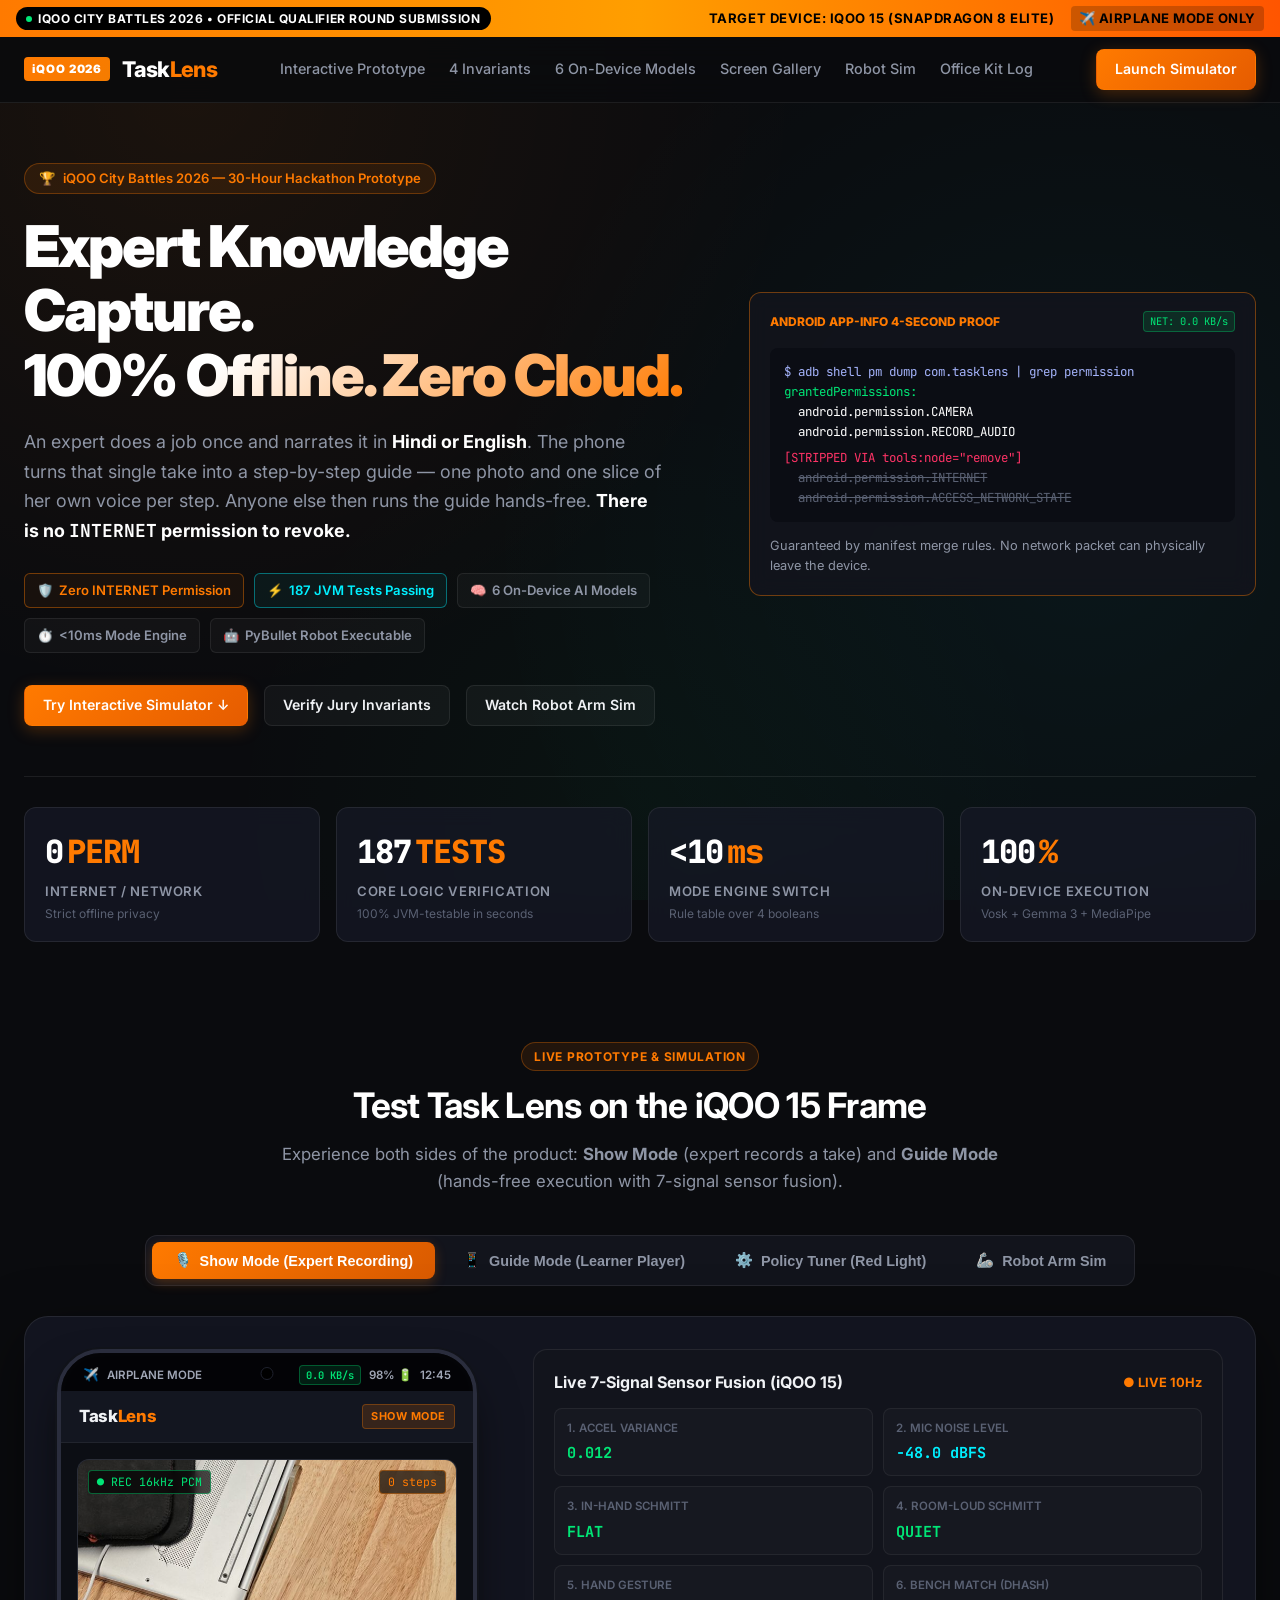
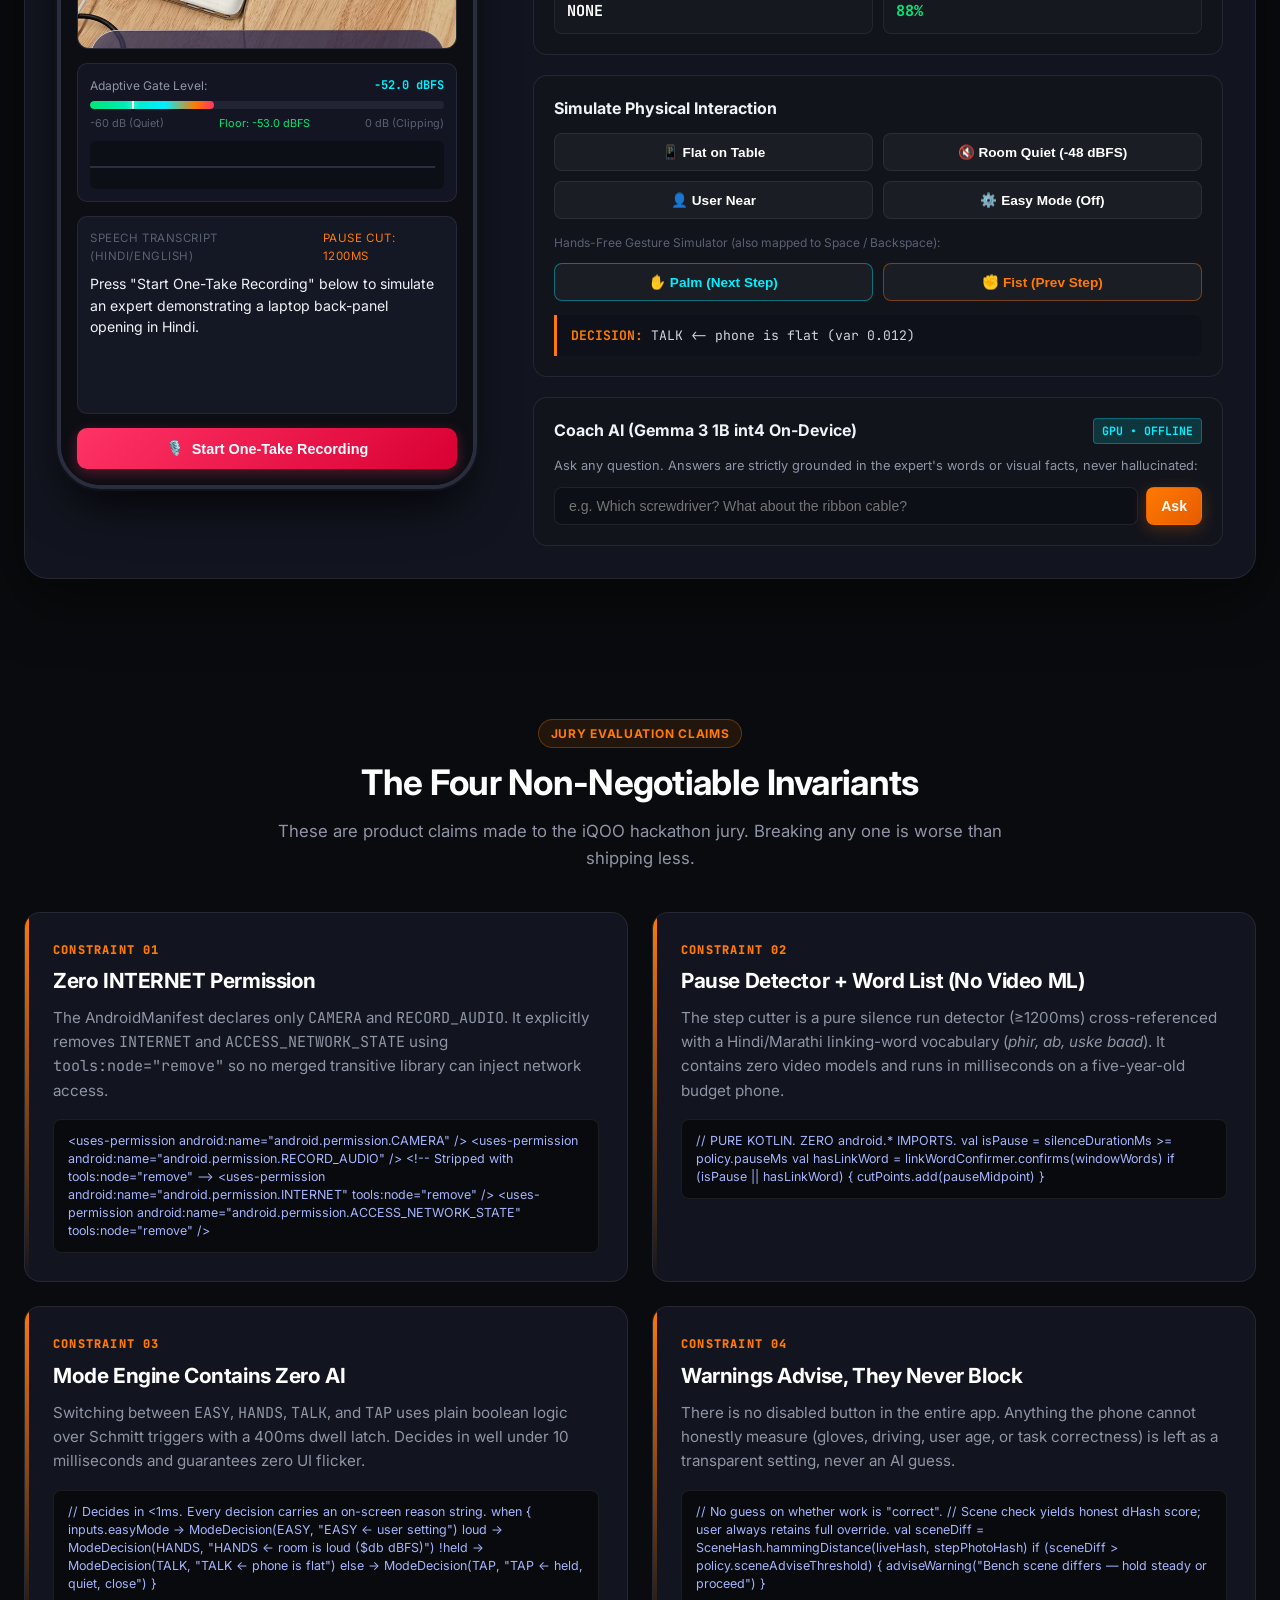
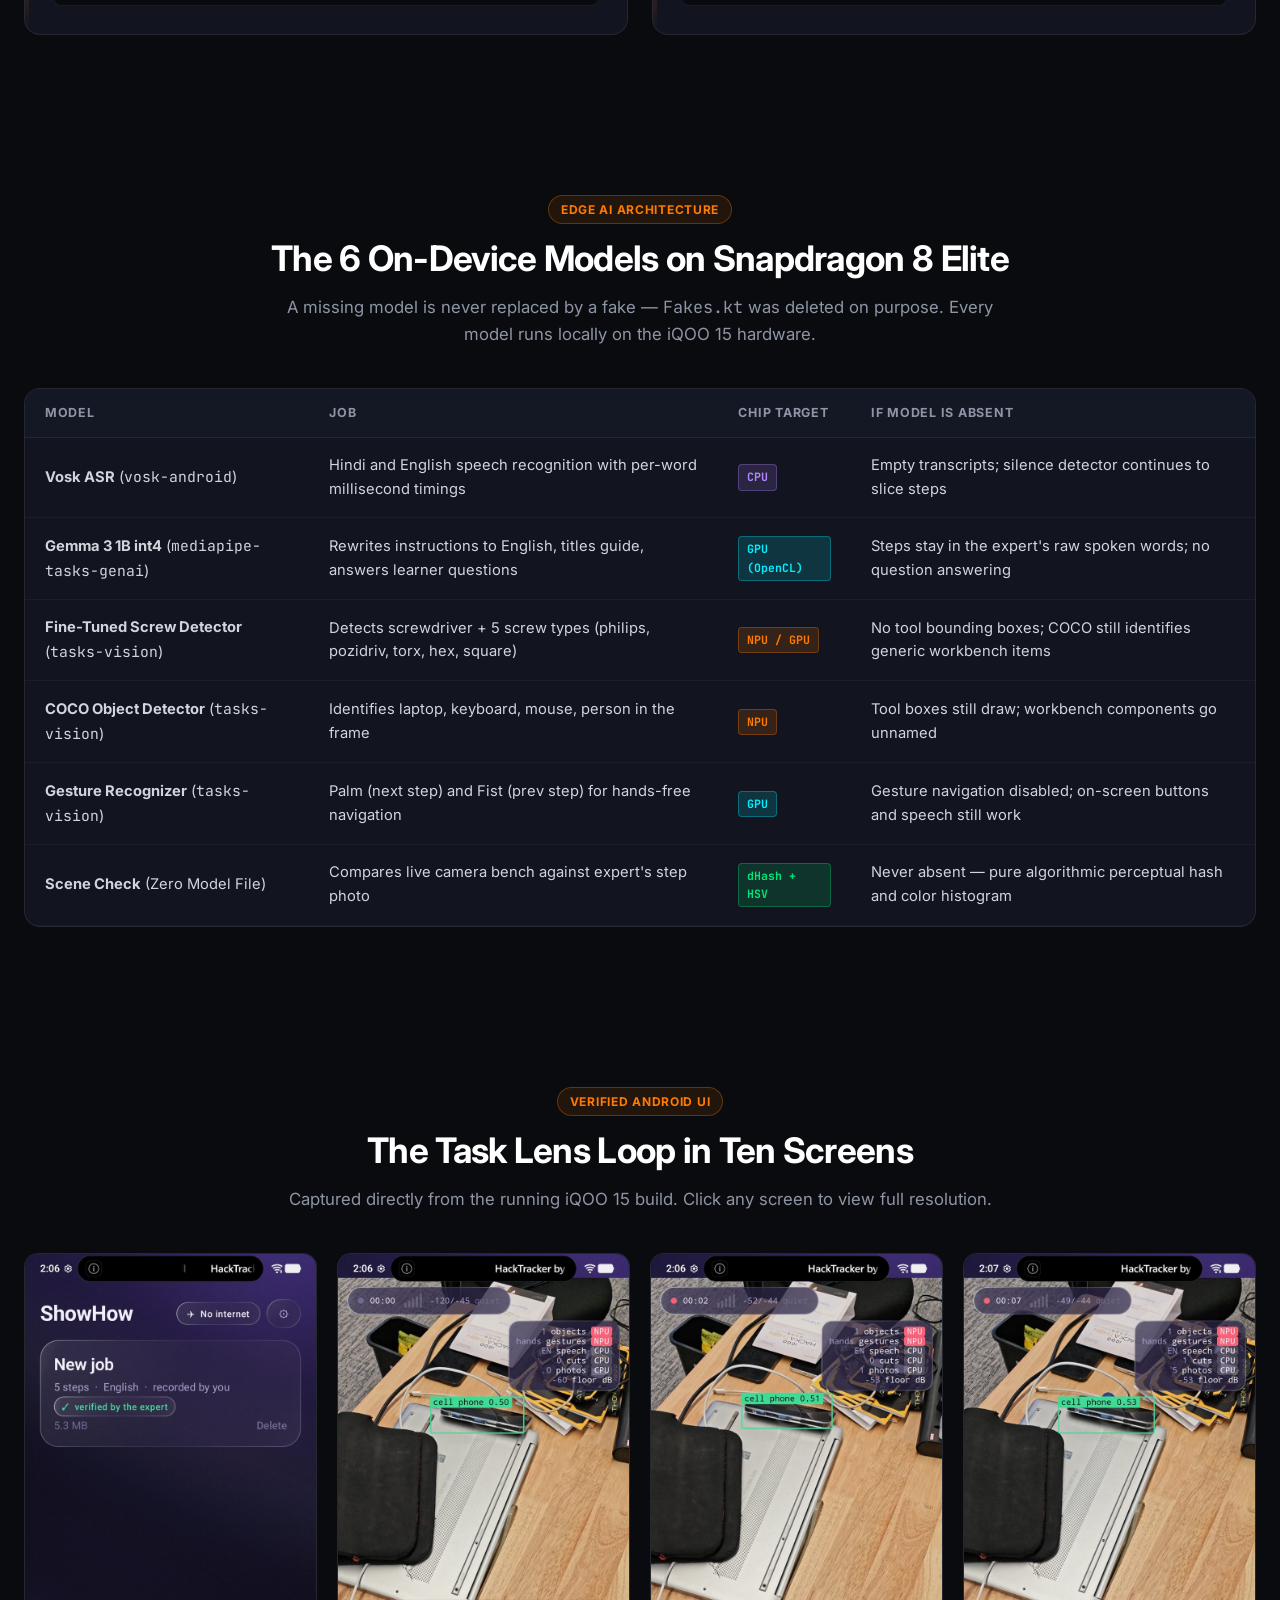
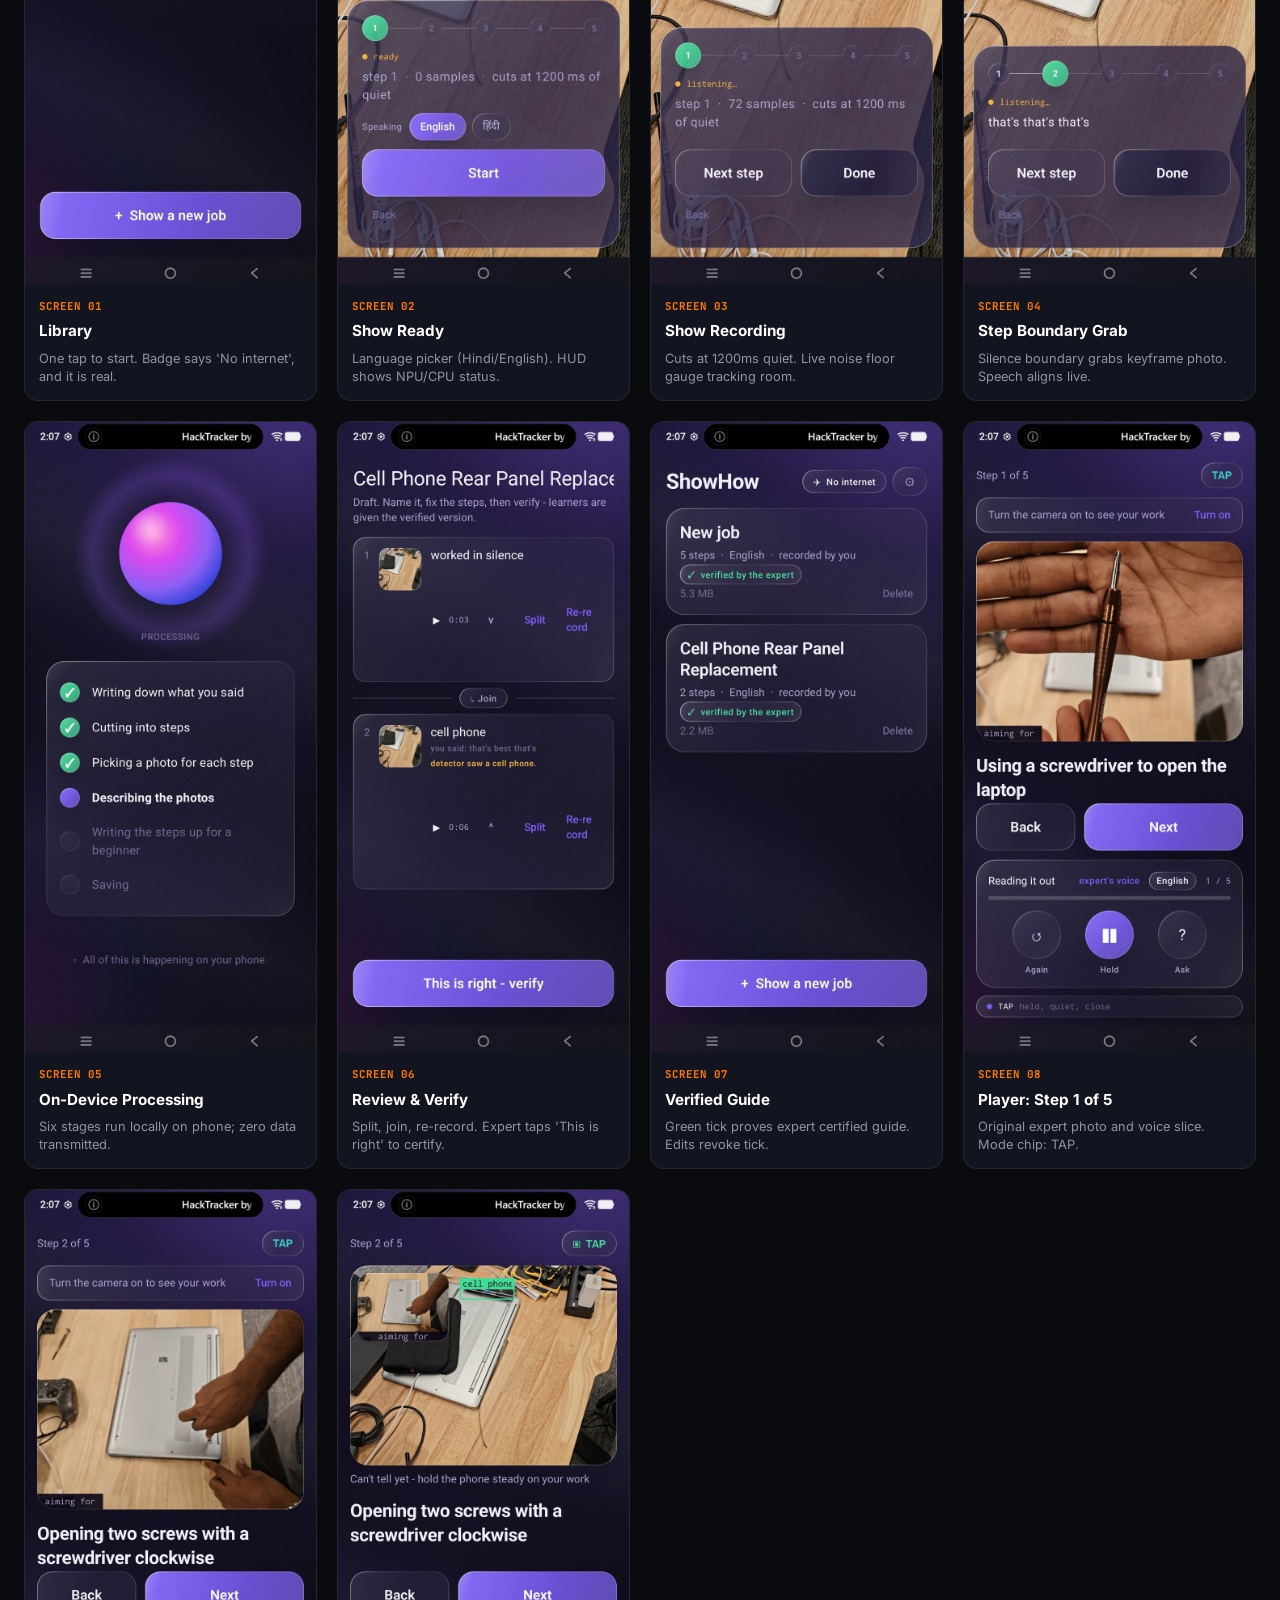
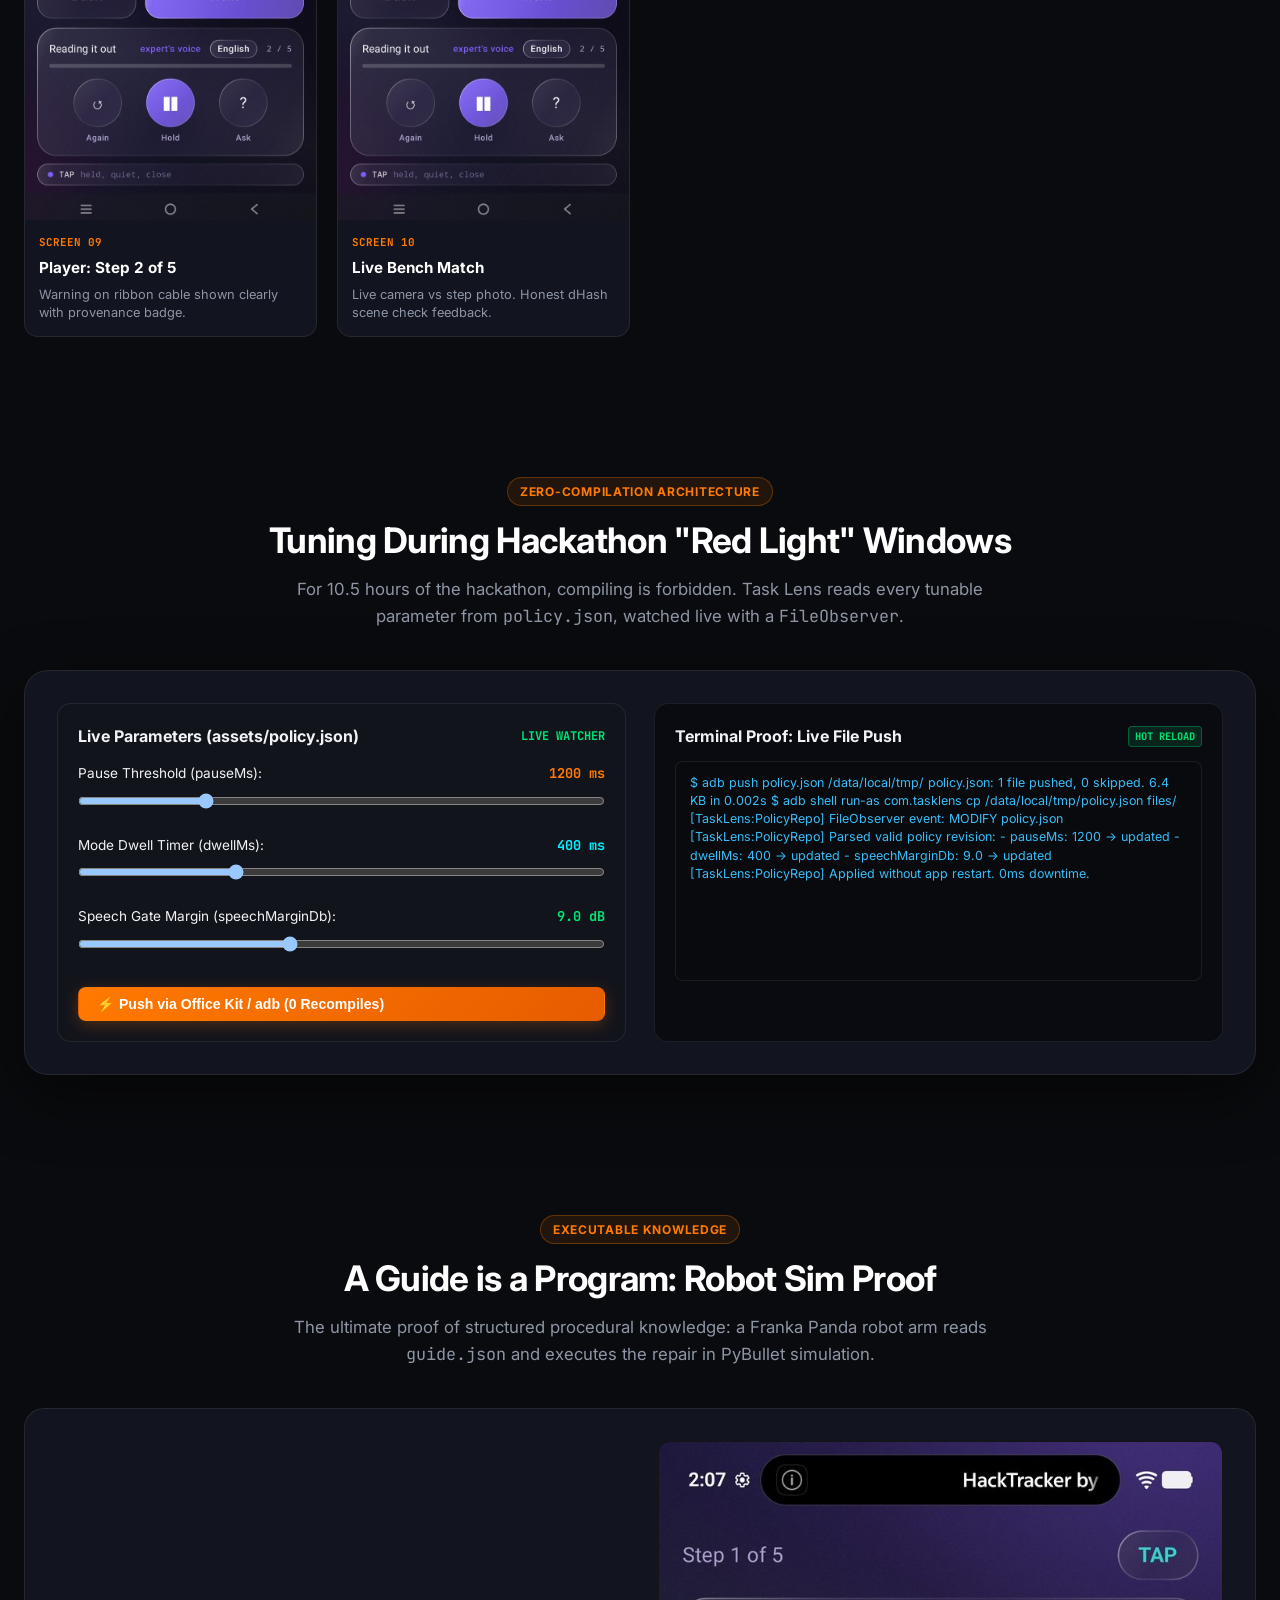
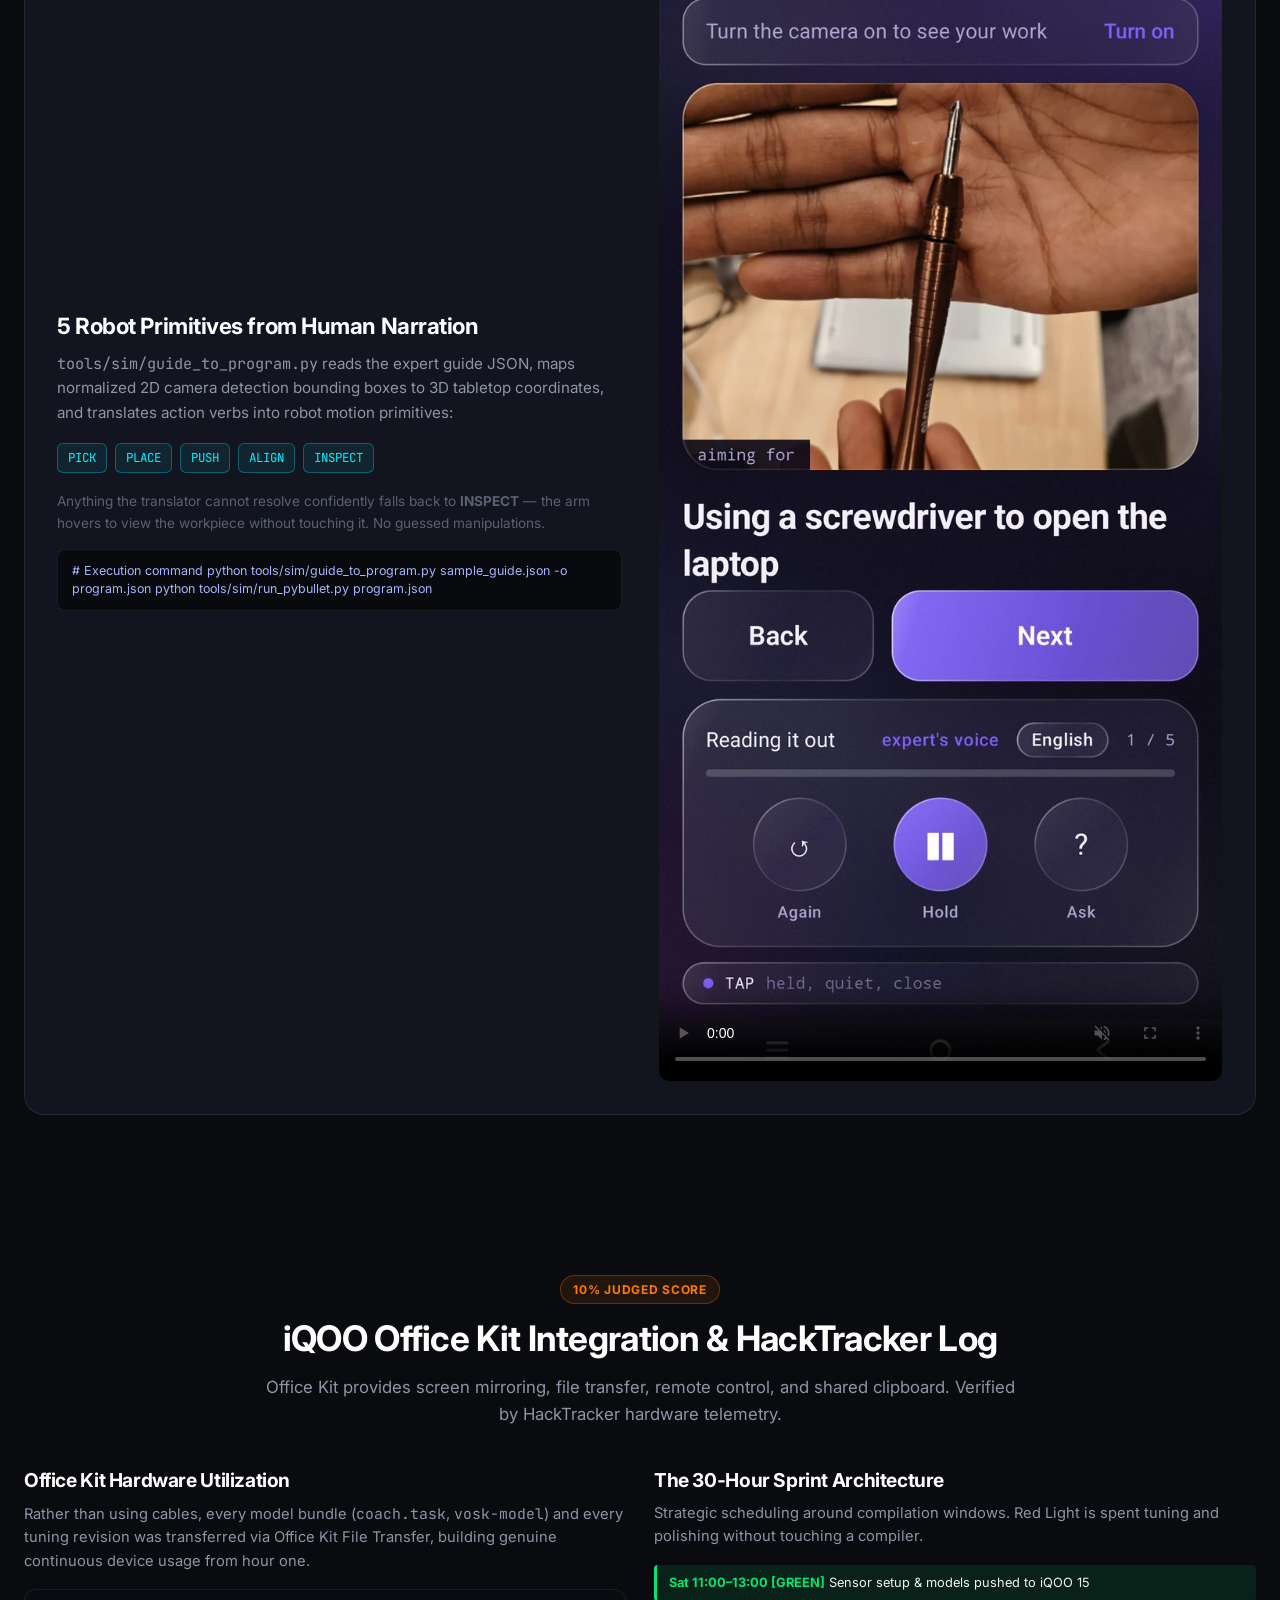
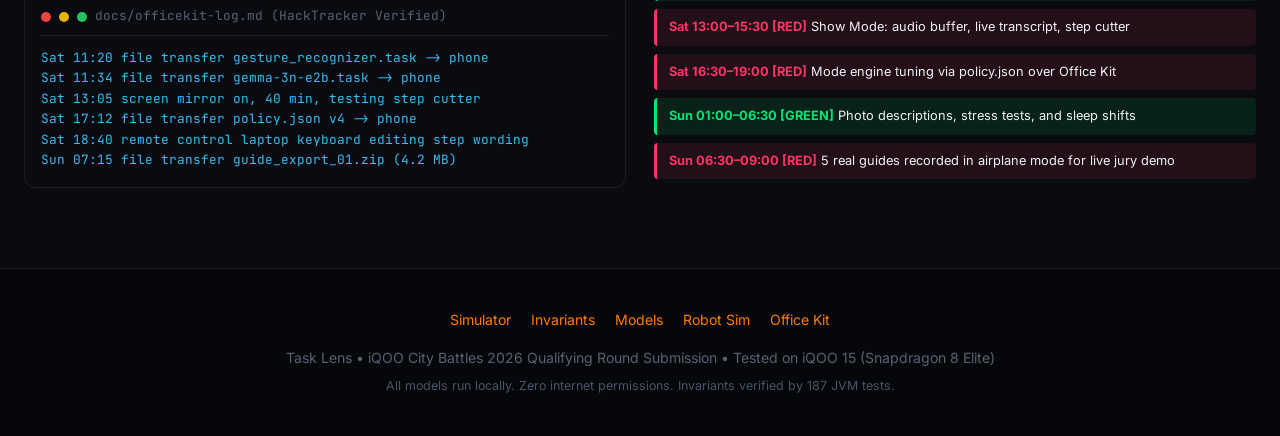
<file: index.html>
<!DOCTYPE html>
<html lang="en">
<head>
  <meta charset="UTF-8">
  <meta http-equiv="refresh" content="0; url=website/index.html">
  <title>Task Lens — Redirecting...</title>
  <script>
    window.location.href = "website/index.html";
  </script>
</head>
<body>
  <p>Redirecting to <a href="website/index.html">Task Lens Interactive Prototype</a>...</p>
</body>
</html>
</file>
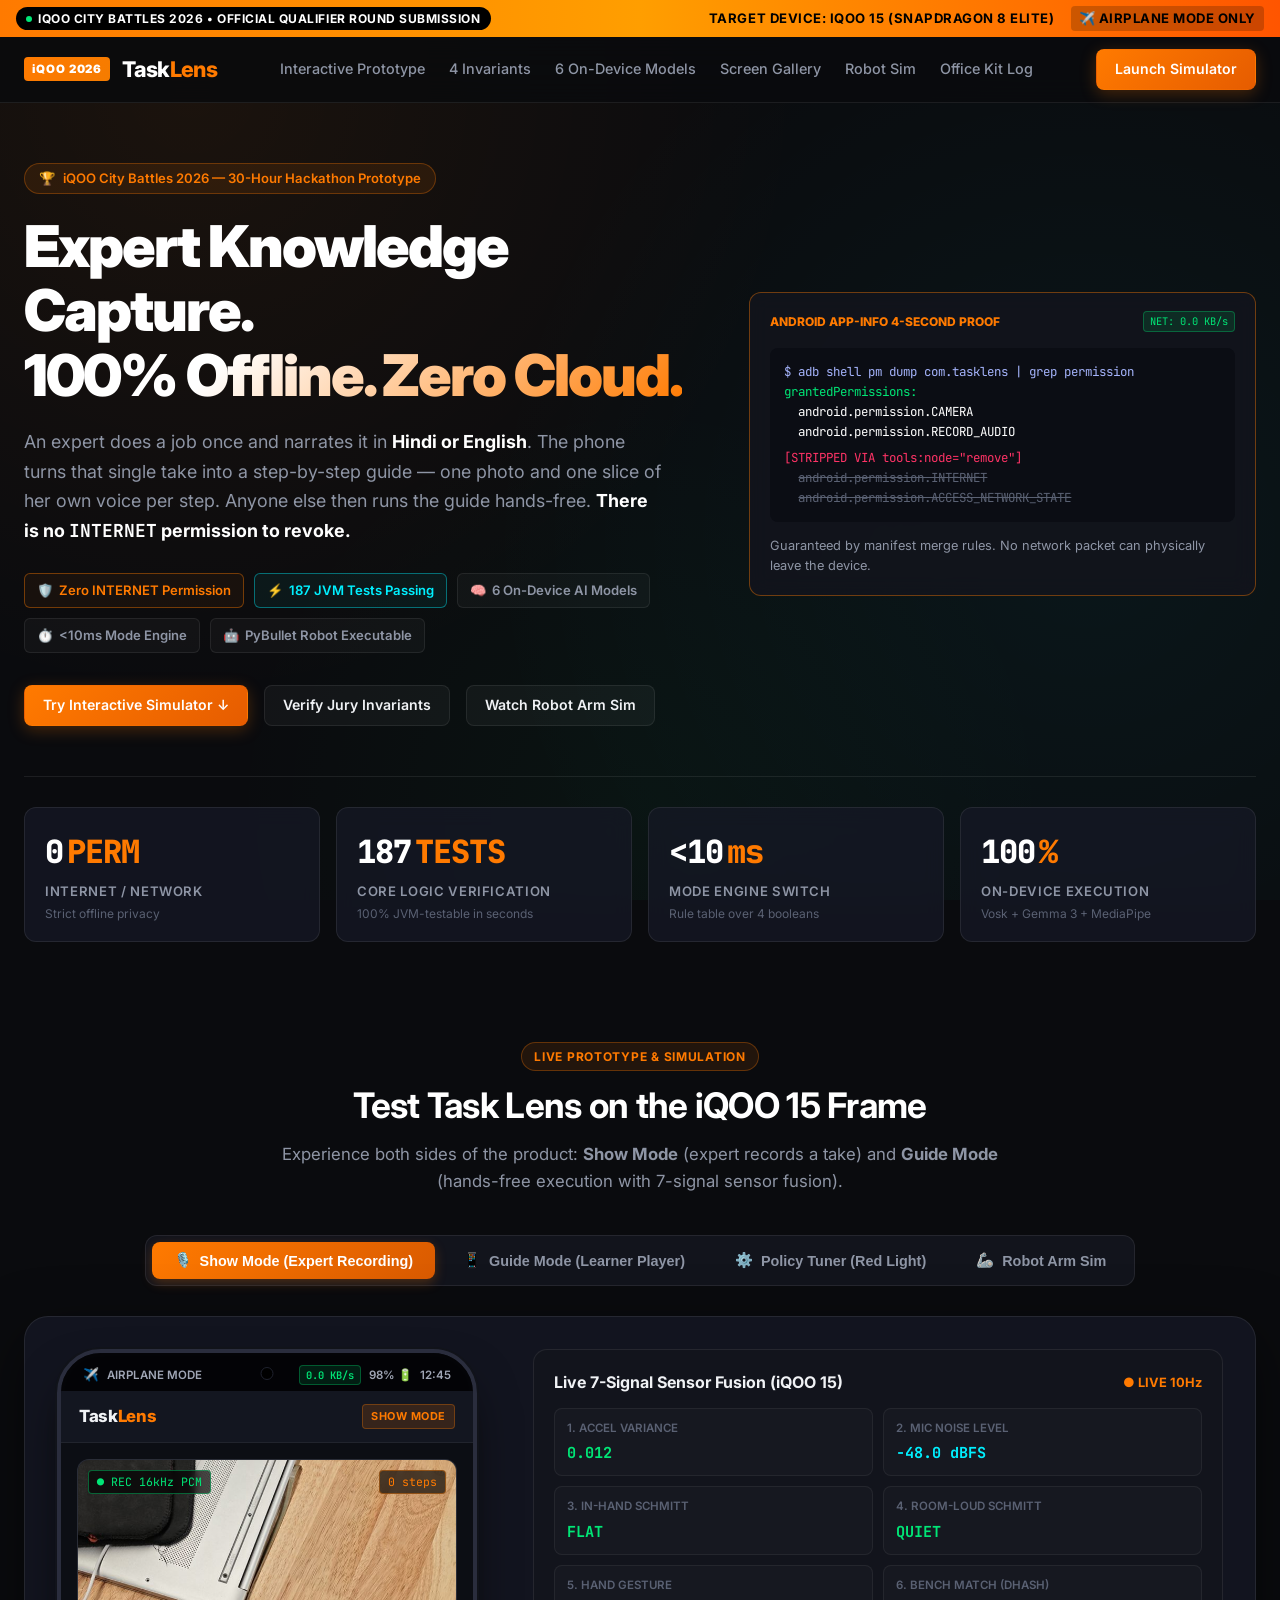
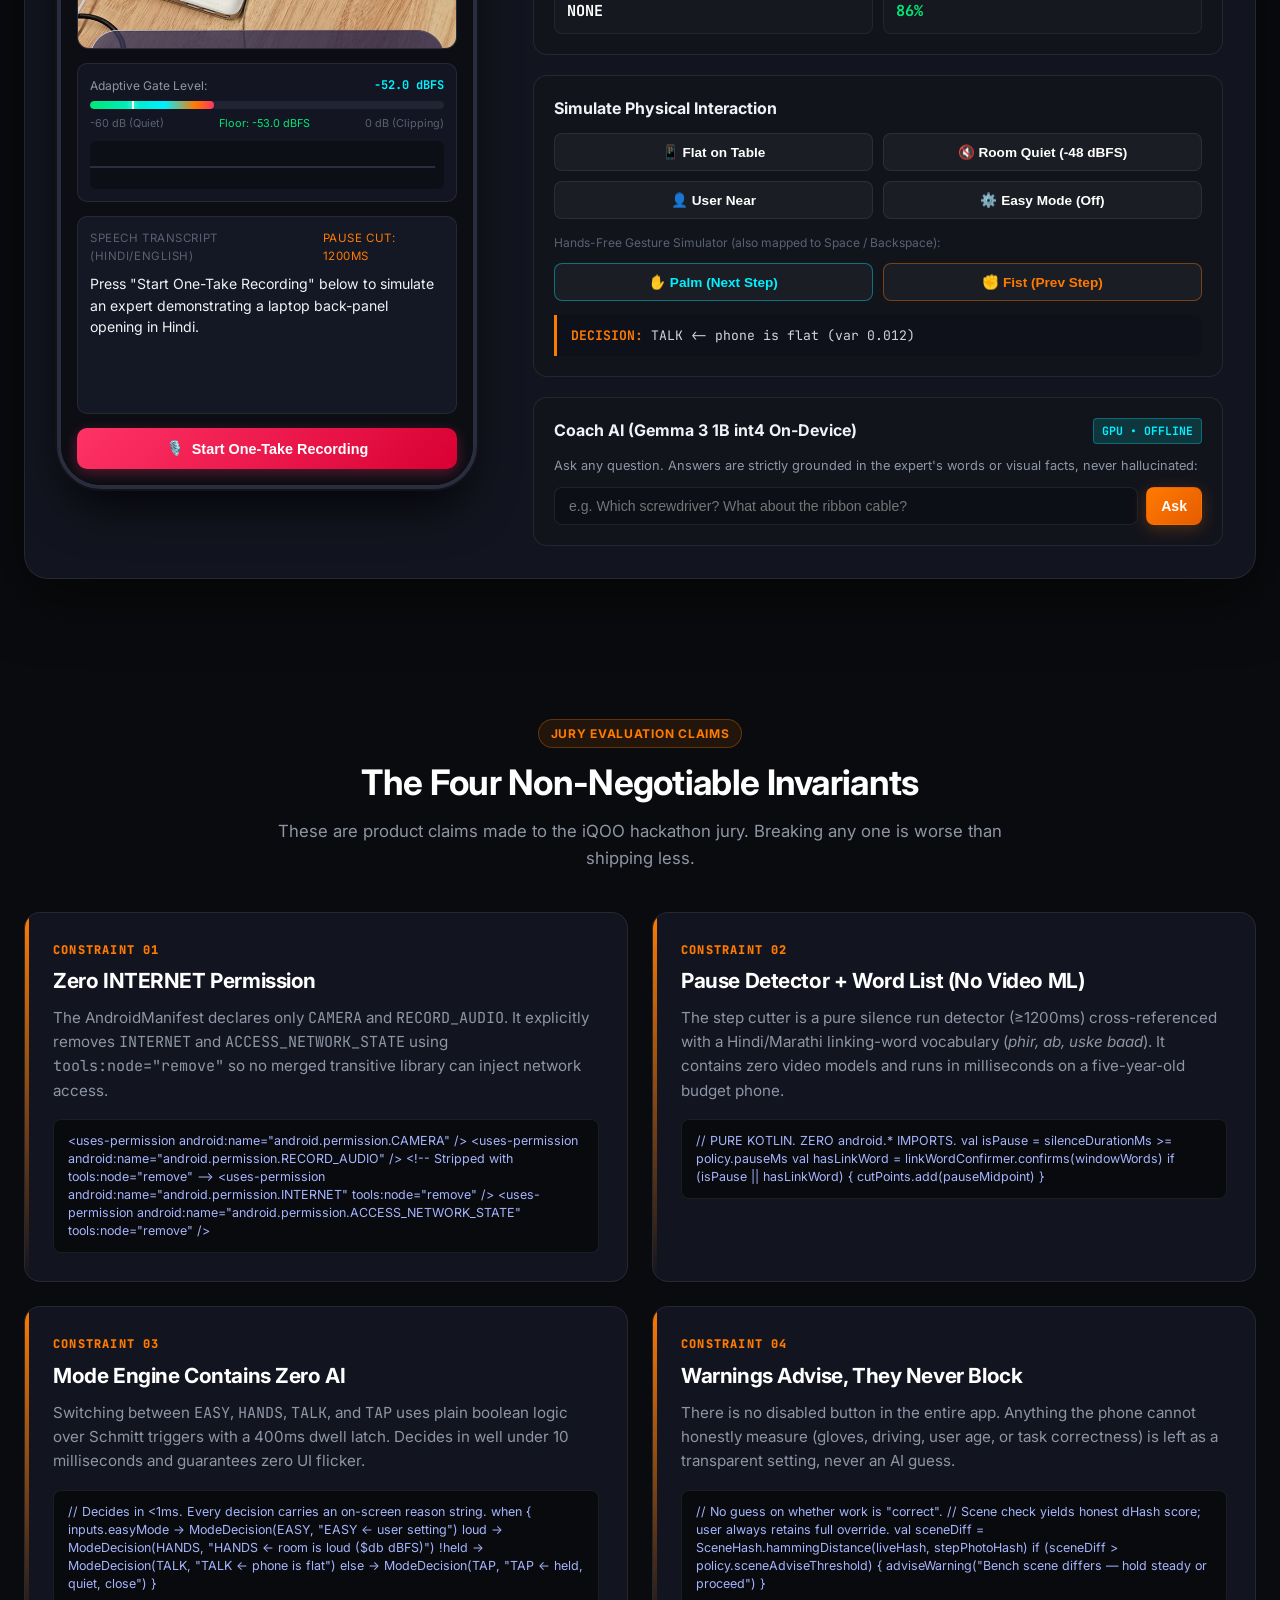
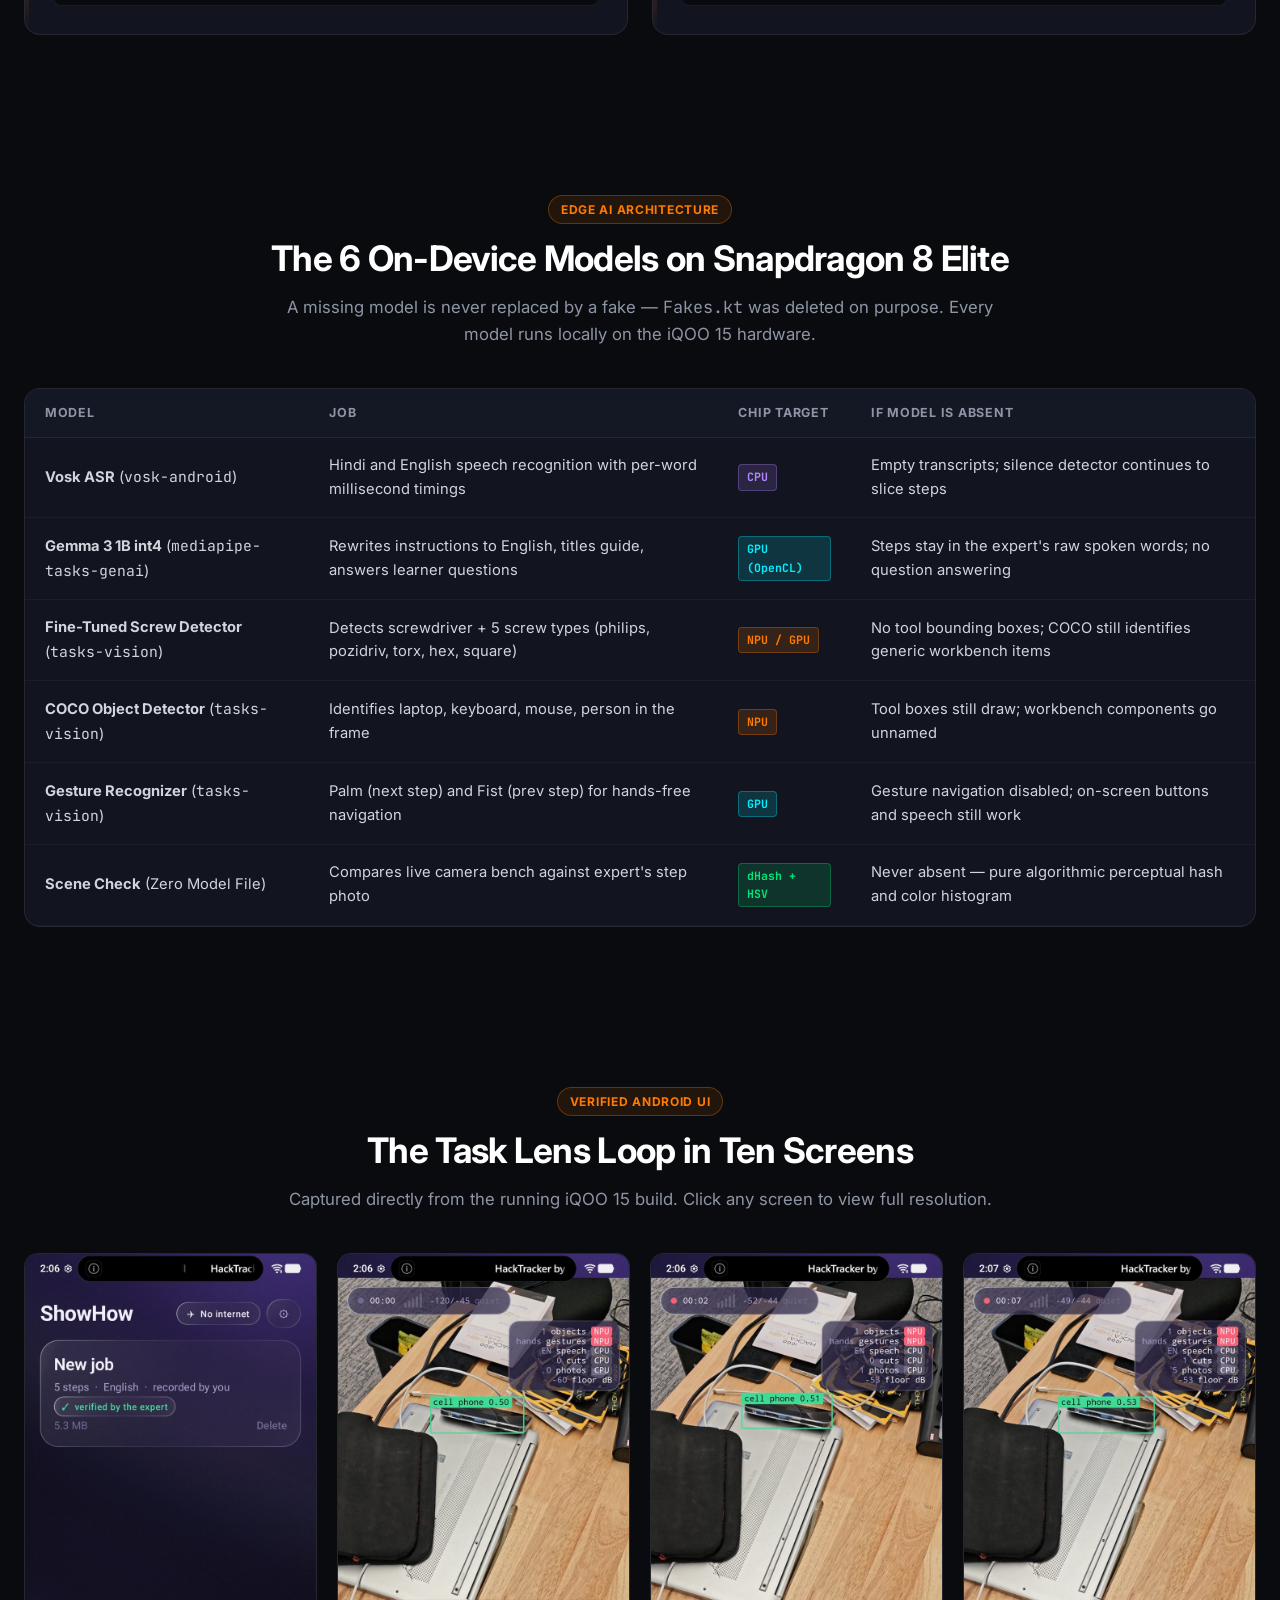
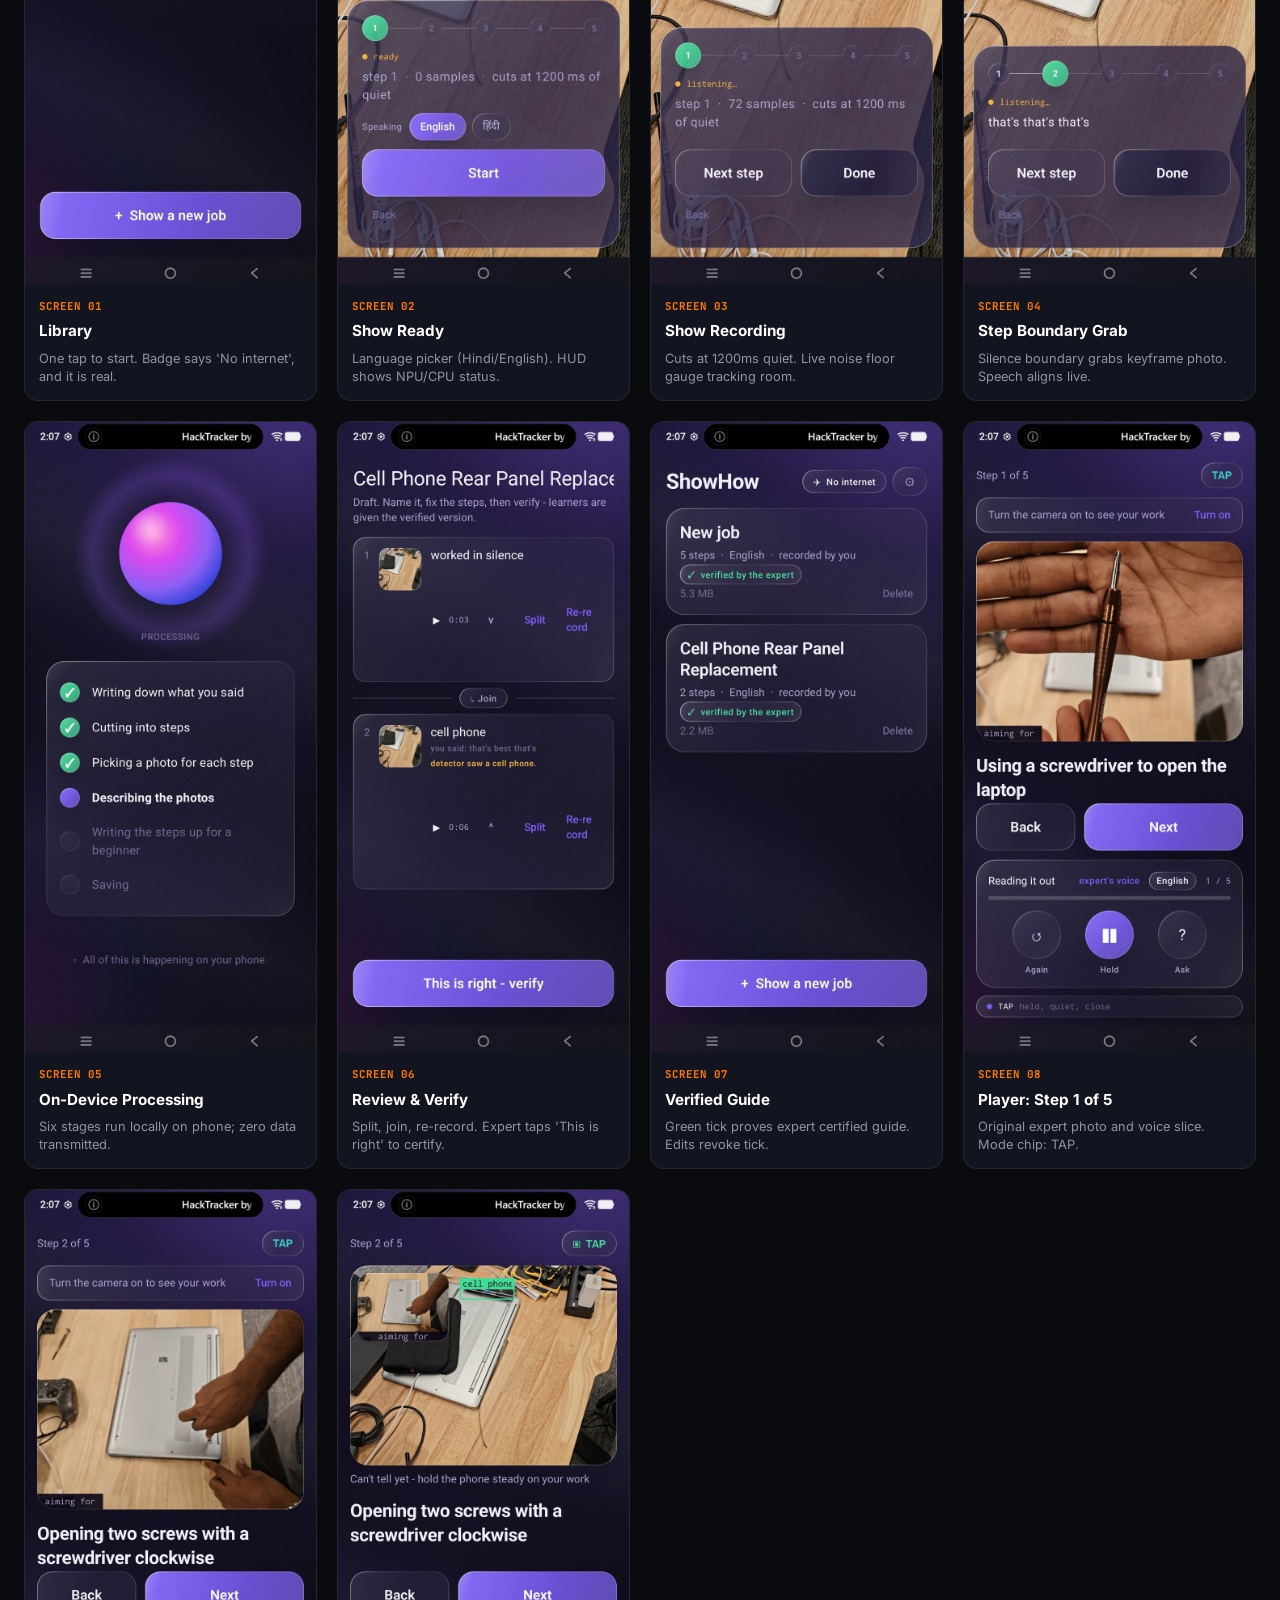
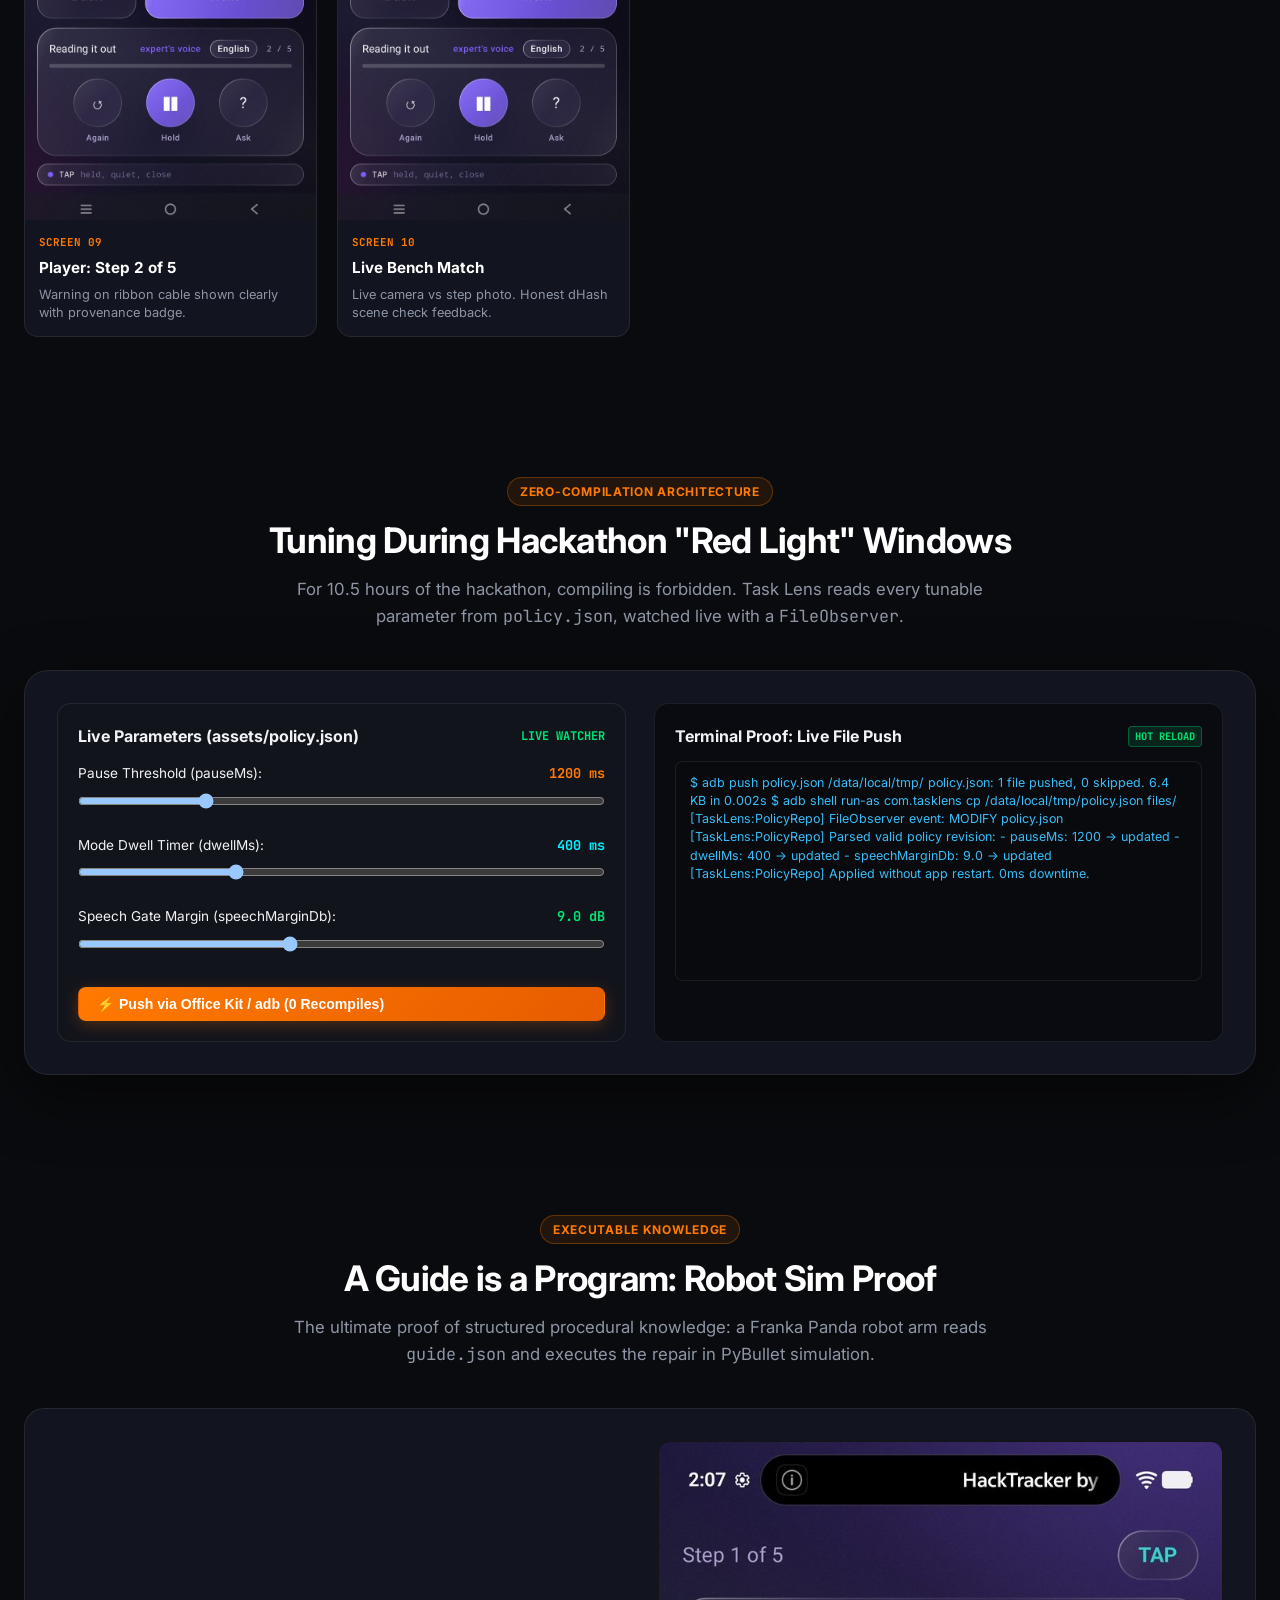
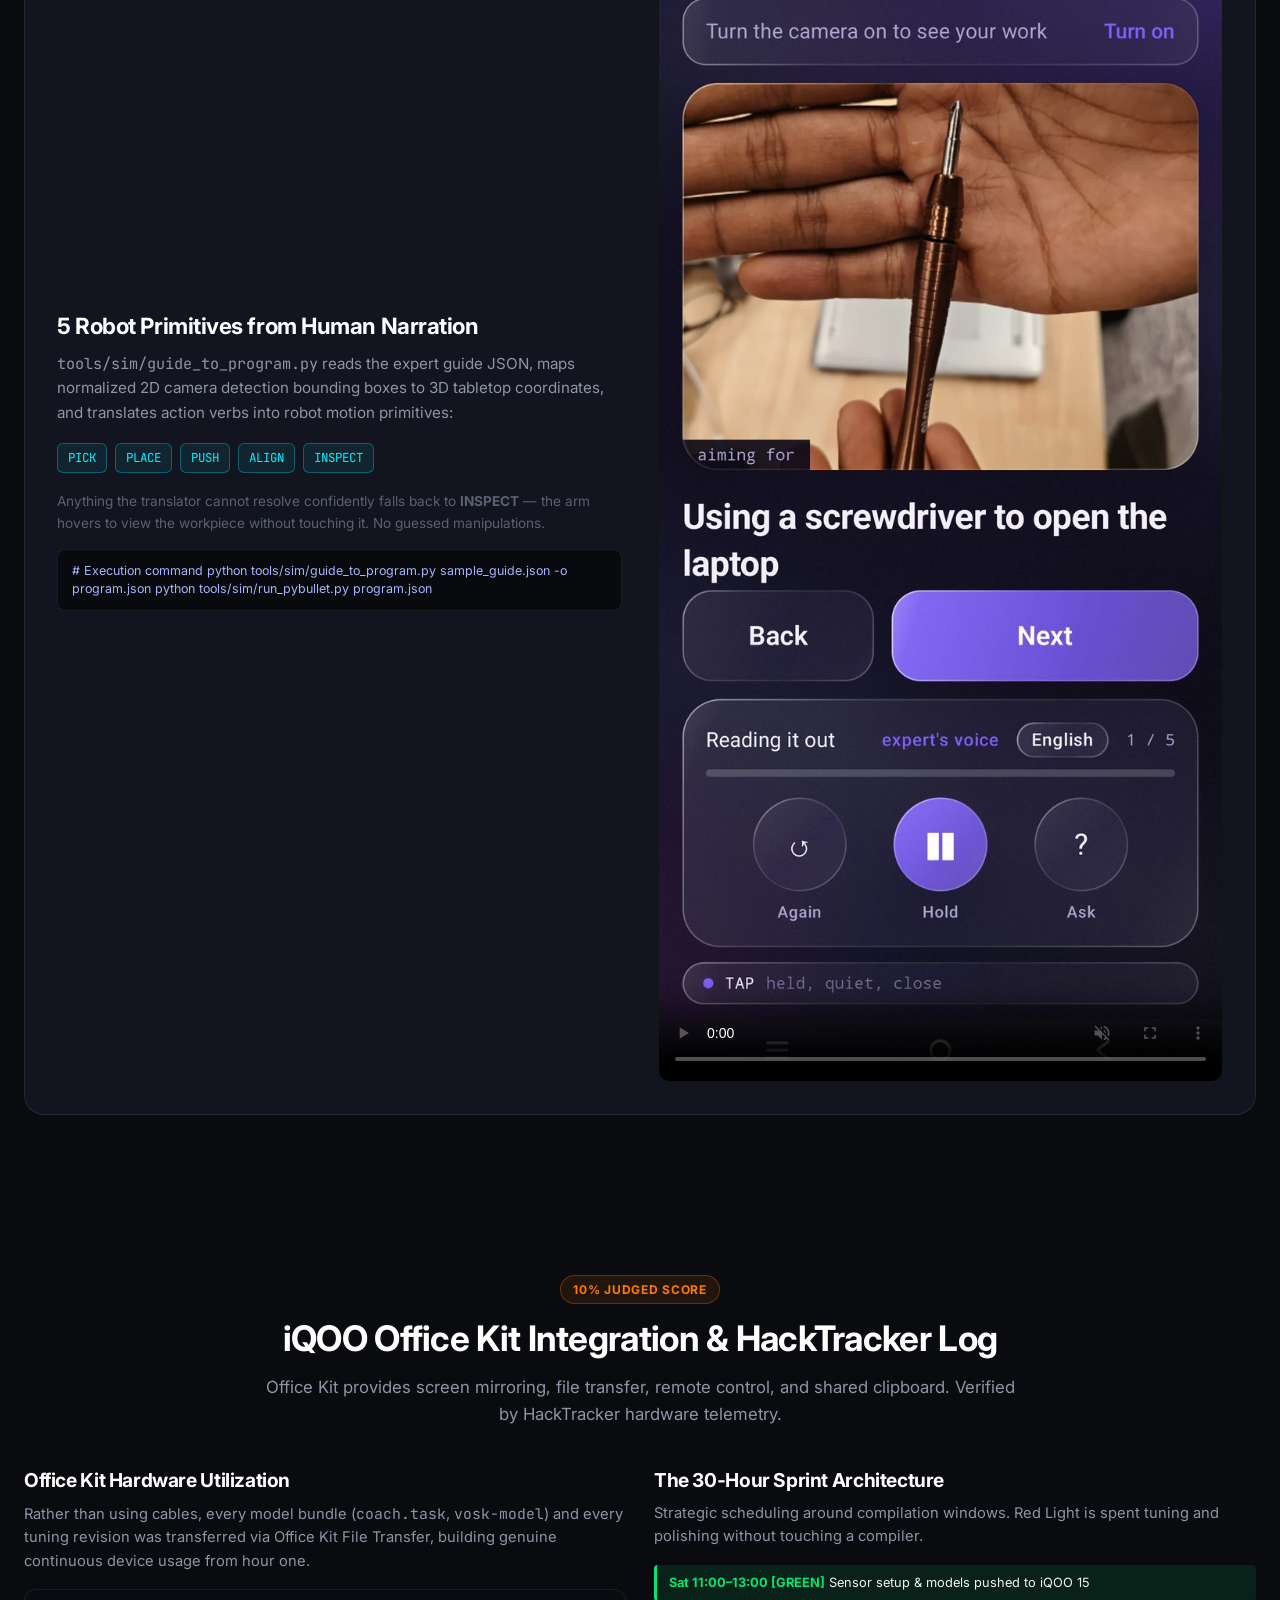
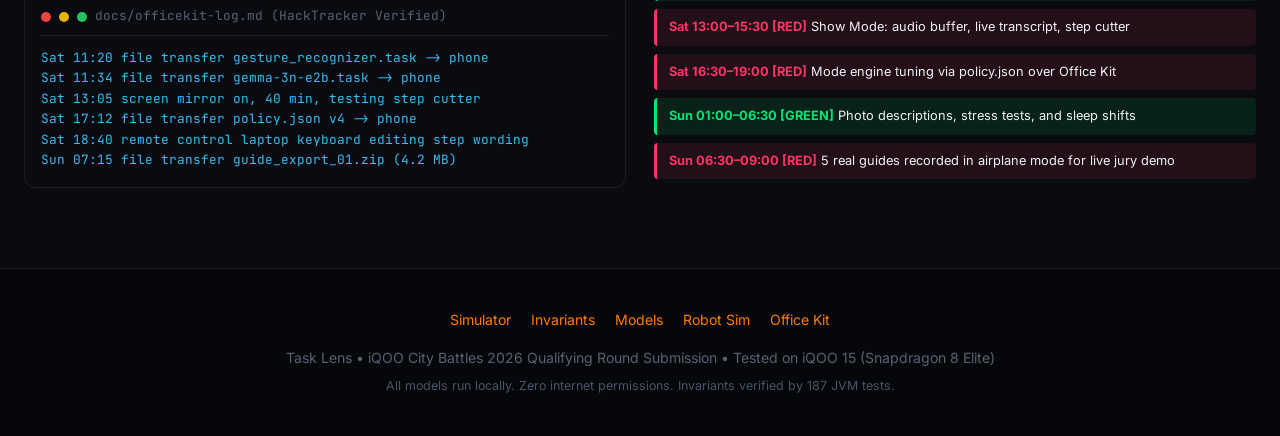
<file: website/index.html>
<!DOCTYPE html>
<html lang="en">
<head>
  <meta charset="UTF-8">
  <meta name="viewport" content="width=device-width, initial-scale=1.0">
  <title>Task Lens — iQOO City Battles 2026 Qualifier Prototype</title>
  <meta name="description" content="Task Lens: The Offline On-Device Expert Knowledge Capture & Hands-Free Execution System for iQOO 15">
  <link rel="preconnect" href="https://fonts.googleapis.com">
  <link rel="preconnect" href="https://fonts.gstatic.com" crossorigin>
  <link href="https://fonts.googleapis.com/css2?family=Inter:wght@400;500;600;700;800;900&family=JetBrains+Mono:wght@500;600;700;800&display=swap" rel="stylesheet">
  <link rel="stylesheet" href="styles.css">
</head>
<body>

  <!-- Top Banner -->
  <div class="top-banner">
    <div class="top-banner-pill">
      <span class="dot"></span>
      iQOO City Battles 2026 • Official Qualifier Round Submission
    </div>
    <div style="display: flex; gap: 16px; align-items: center;">
      <span>Target Device: iQOO 15 (Snapdragon 8 Elite)</span>
      <span style="background: rgba(0,0,0,0.2); padding: 2px 8px; border-radius: 4px;">✈️ AIRPLANE MODE ONLY</span>
    </div>
  </div>

  <!-- Navigation Bar -->
  <nav class="navbar">
    <div class="nav-container">
      <div class="brand">
        <span class="brand-badge">iQOO 2026</span>
        <div class="brand-title">Task<span>Lens</span></div>
      </div>
      <ul class="nav-links">
        <li><a href="#simulator" class="nav-link">Interactive Prototype</a></li>
        <li><a href="#invariants" class="nav-link">4 Invariants</a></li>
        <li><a href="#models" class="nav-link">6 On-Device Models</a></li>
        <li><a href="#gallery" class="nav-link">Screen Gallery</a></li>
        <li><a href="#robot" class="nav-link">Robot Sim</a></li>
        <li><a href="#officekit" class="nav-link">Office Kit Log</a></li>
      </ul>
      <div class="nav-actions">
        <a href="#simulator" class="btn btn-primary">Launch Simulator</a>
      </div>
    </div>
  </nav>

  <!-- Hero Section -->
  <header class="hero">
    <div class="hero-grid">
      <div class="hero-content">
        <div class="hero-tagline-wrap">
          <span>🏆</span>
          <span>iQOO City Battles 2026 — 30-Hour Hackathon Prototype</span>
        </div>
        <h1 class="hero-title">
          Expert Knowledge Capture.<br>
          <span class="gradient-text">100% Offline. Zero Cloud.</span>
        </h1>
        <p class="hero-desc">
          An expert does a job once and narrates it in <strong>Hindi or English</strong>. The phone turns that single take into a step-by-step guide — one photo and one slice of her own voice per step. Anyone else then runs the guide hands-free.
          <strong>There is no <code>INTERNET</code> permission to revoke.</strong>
        </p>
        <div class="hero-badges">
          <div class="hero-badge highlight-orange">
            <span>🛡️</span> Zero INTERNET Permission
          </div>
          <div class="hero-badge highlight">
            <span>⚡</span> 187 JVM Tests Passing
          </div>
          <div class="hero-badge">
            <span>🧠</span> 6 On-Device AI Models
          </div>
          <div class="hero-badge">
            <span>⏱️</span> &lt;10ms Mode Engine
          </div>
          <div class="hero-badge">
            <span>🤖</span> PyBullet Robot Executable
          </div>
        </div>
        <div class="hero-actions">
          <a href="#simulator" class="btn btn-primary">Try Interactive Simulator ↓</a>
          <a href="#invariants" class="btn btn-outline">Verify Jury Invariants</a>
          <a href="#robot" class="btn btn-outline">Watch Robot Arm Sim</a>
        </div>
      </div>

      <!-- Hero Visual / Proof Card -->
      <div class="hero-visual">
        <div class="metric-card" style="border: 1px solid rgba(255, 122, 0, 0.4); background: rgba(18, 20, 28, 0.9);">
          <div style="display: flex; justify-content: space-between; align-items: center; margin-bottom: 16px;">
            <span style="font-size: 0.75rem; font-weight: 800; color: var(--iqoo-orange); text-transform: uppercase;">
              Android App-Info 4-Second Proof
            </span>
            <span class="net-zero-pill">NET: 0.0 KB/s</span>
          </div>
          <div style="font-family: var(--font-mono); font-size: 0.78rem; color: #a5b4fc; background: #0b0d14; padding: 14px; border-radius: 8px; line-height: 1.6;">
            <div>$ adb shell pm dump com.tasklens | grep permission</div>
            <div style="color: var(--status-green);">grantedPermissions:</div>
            <div style="padding-left: 14px; color: #fff;">android.permission.CAMERA</div>
            <div style="padding-left: 14px; color: #fff;">android.permission.RECORD_AUDIO</div>
            <div style="color: var(--status-red); margin-top: 6px;">[STRIPPED VIA tools:node="remove"]</div>
            <div style="padding-left: 14px; color: var(--text-dim); text-decoration: line-through;">android.permission.INTERNET</div>
            <div style="padding-left: 14px; color: var(--text-dim); text-decoration: line-through;">android.permission.ACCESS_NETWORK_STATE</div>
          </div>
          <div style="margin-top: 14px; font-size: 0.8rem; color: var(--text-muted);">
            Guaranteed by manifest merge rules. No network packet can physically leave the device.
          </div>
        </div>
      </div>
    </div>

    <!-- Quick Metrics Row -->
    <div class="metrics-row">
      <div class="metric-card">
        <div class="metric-value">0 <span class="accent">PERM</span></div>
        <div class="metric-label">Internet / Network</div>
        <div class="metric-sub">Strict offline privacy</div>
      </div>
      <div class="metric-card">
        <div class="metric-value">187 <span class="accent">TESTS</span></div>
        <div class="metric-label">Core Logic Verification</div>
        <div class="metric-sub">100% JVM-testable in seconds</div>
      </div>
      <div class="metric-card">
        <div class="metric-value">&lt;10 <span class="accent">ms</span></div>
        <div class="metric-label">Mode Engine Switch</div>
        <div class="metric-sub">Rule table over 4 booleans</div>
      </div>
      <div class="metric-card">
        <div class="metric-value">100<span class="accent">%</span></div>
        <div class="metric-label">On-Device Execution</div>
        <div class="metric-sub">Vosk + Gemma 3 + MediaPipe</div>
      </div>
    </div>
  </header>

  <!-- ==========================================================================
       Interactive Simulator Section (iQOO 15 Simulation)
       ========================================================================== -->
  <section id="simulator" class="simulator-section">
    <div class="section-header">
      <span class="section-badge">Live Prototype & Simulation</span>
      <h2 class="section-title">Test Task Lens on the iQOO 15 Frame</h2>
      <p class="section-desc">
        Experience both sides of the product: <strong>Show Mode</strong> (expert records a take) and <strong>Guide Mode</strong> (hands-free execution with 7-signal sensor fusion).
      </p>
    </div>

    <!-- Mode Switcher Tabs -->
    <div class="sim-tabs-wrap">
      <div class="sim-tabs">
        <button class="sim-tab-btn active" data-tab="show">
          <span>🎙️</span> Show Mode (Expert Recording)
        </button>
        <button class="sim-tab-btn" data-tab="player">
          <span>📱</span> Guide Mode (Learner Player)
        </button>
        <button class="sim-tab-btn" data-tab="tuner">
          <span>⚙️</span> Policy Tuner (Red Light)
        </button>
        <button class="sim-tab-btn" data-tab="robot">
          <span>🦾</span> Robot Arm Sim
        </button>
      </div>
    </div>

    <!-- Simulator Body (Phone Frame + Real-Time Inspector) -->
    <div class="sim-container">
      
      <!-- Phone Bezel -->
      <div class="phone-bezel">
        <div class="phone-camera"></div>
        
        <!-- Status Bar -->
        <div class="phone-status-bar">
          <div class="phone-status-left">
            <span class="status-airplane-icon">✈️</span>
            <span>AIRPLANE MODE</span>
          </div>
          <div class="phone-status-right">
            <span class="net-zero-pill">0.0 KB/s</span>
            <span>98% 🔋</span>
            <span>12:45</span>
          </div>
        </div>

        <!-- Phone Screen Container -->
        <div class="phone-screen">
          
          <!-- App Bar -->
          <div class="app-header">
            <div class="app-brand">Task<span style="color: var(--iqoo-orange);">Lens</span></div>
            <div id="appModeTag" class="app-mode-tag">SHOW MODE</div>
          </div>

          <!-- ==================== VIEW 1: SHOW MODE ==================== -->
          <div id="showModeView" class="show-mode-view">
            
            <!-- Camera Preview Box -->
            <div id="cameraPreviewBox" class="camera-preview-box">
              <img src="assets/03-show-recording.jpg" alt="Recording bench" class="camera-canvas">
              <div class="hud-overlay">
                <span class="hud-badge green">● REC 16kHz PCM</span>
                <span id="hudStepsCount" class="hud-badge orange">0 steps</span>
              </div>
            </div>

            <!-- Audio Meter & Noise Floor Tracker -->
            <div class="audio-meter-panel">
              <div class="meter-header">
                <span class="label">Adaptive Gate Level:</span>
                <span id="liveDbVal" class="val">-52.0 dBFS</span>
              </div>
              <div class="db-bar-bg">
                <div id="dbBarFill" class="db-bar-fill"></div>
                <div id="noiseFloorMarker" class="noise-floor-marker" style="left: 12%;"></div>
              </div>
              <div style="display: flex; justify-content: space-between; font-size: 0.68rem; color: var(--text-dim);">
                <span>-60 dB (Quiet)</span>
                <span id="noiseFloorVal" style="color: var(--status-green);">Floor: -53.0 dBFS</span>
                <span>0 dB (Clipping)</span>
              </div>
              <canvas id="waveformCanvas" class="waveform-canvas" width="360" height="48" style="margin-top: 8px;"></canvas>
            </div>

            <!-- Live Speech & Pause Cut Stream -->
            <div class="live-speech-box">
              <div class="live-speech-title">
                <span>Speech Transcript (Hindi/English)</span>
                <span style="color: var(--iqoo-orange);">Pause Cut: 1200ms</span>
              </div>
              <div id="transcriptStream" class="transcript-stream">
                Press "Start One-Take Recording" below to simulate an expert demonstrating a laptop back-panel opening in Hindi.
              </div>
            </div>

            <!-- Show Mode Buttons -->
            <div class="show-controls">
              <button id="recordTakeBtn" class="record-btn">
                <span>🎙️</span> Start One-Take Recording
              </button>
            </div>
          </div>

          <!-- ==================== VIEW 2: GUIDE / PLAYER MODE ==================== -->
          <div id="playerModeView" class="player-mode-view" style="display: none;">
            
            <!-- Step Header & Mode Tag -->
            <div class="player-step-header">
              <span id="playerStepIndicator" class="step-indicator">STEP 1 OF 5</span>
              <span id="playerModeChip" class="mode-chip mode-talk">TALK</span>
            </div>

            <!-- Visual Matcher View (Live Bench + Inset Reference Photo) -->
            <div class="player-visual-panel">
              <!-- Live bench background -->
              <img src="assets/10-player-live.jpg" alt="Live bench view" class="bench-image">
              
              <!-- Real-Time Detection Bounding Boxes Container -->
              <div id="bboxContainer"></div>

              <!-- Inset Photo from Expert Guide -->
              <img id="insetGuidePhoto" src="assets/08-player-step1.jpg" alt="Expert Guide Photo" class="inset-guide-photo">
              <div class="inset-label">STEP PHOTO</div>

              <!-- Scene Check Gauge Overlay -->
              <div style="position: absolute; top: 8px; left: 8px; background: rgba(0,0,0,0.7); backdrop-filter: blur(4px); padding: 3px 8px; border-radius: 4px; font-size: 0.68rem; font-family: var(--font-mono); border: 1px solid rgba(0, 230, 118, 0.4);">
                <span>dHash Check: </span>
                <span id="sceneSimilarityVal" style="color: var(--status-green); font-weight: 700;">86% MATCH</span>
              </div>
            </div>

            <!-- Instruction Card -->
            <div class="player-card">
              <div style="display: flex; justify-content: space-between; align-items: flex-start;">
                <span class="provenance-tag prov-expert">PROVENANCE: EXPERT</span>
                <span style="font-size: 0.65rem; color: var(--text-dim);">Hindi Voice Slice</span>
              </div>
              <div id="playerInstruction" class="player-instruction">
                Undo the two screws at the bottom of the back panel using a Philips screwdriver.
              </div>
              <div id="playerTranscript" class="player-transcript">
                "sabse pehle laptop ko ulta karo aur neeche ke do screw khol do"
              </div>

              <!-- Original Voice Playback Bar -->
              <div class="audio-player-bar">
                <button id="playVoiceBtn" class="play-voice-btn" title="Replay Expert Voice Slice">▶</button>
                <div class="voice-meta">
                  <div id="playerVoiceMeta" class="voice-badge">Neeche ke do screw khol do</div>
                  <div style="font-size: 0.68rem; color: var(--text-dim);">Original expert audio take • PCM16 mono</div>
                </div>
              </div>
            </div>

            <!-- Player Step Navigation Controls -->
            <div style="display: grid; grid-template-columns: 1fr 1fr; gap: 8px; margin-top: auto;">
              <button id="stepPrevBtn" class="btn btn-outline" style="font-size: 0.78rem; padding: 8px;">
                ← Prev Step
              </button>
              <button id="stepNextBtn" class="btn btn-primary" style="font-size: 0.78rem; padding: 8px;">
                Next Step →
              </button>
            </div>

          </div>

        </div>
      </div>

      <!-- ==================== RIGHT COLUMN: REAL-TIME SENSOR INSPECTOR & INTERACTIVE CONTROLS ==================== -->
      <div class="sim-controls-panel">
        
        <!-- Live Sensor Telemetry (7 Signals) -->
        <div class="inspector-card">
          <div class="inspector-title">
            <span>Live 7-Signal Sensor Fusion (iQOO 15)</span>
            <span class="status-airplane-icon">● LIVE 10Hz</span>
          </div>
          <div class="signal-grid">
            <div class="signal-box">
              <div class="signal-name">1. Accel Variance</div>
              <div id="signalVariance" class="signal-val green">0.012</div>
            </div>
            <div class="signal-box">
              <div class="signal-name">2. Mic Noise Level</div>
              <div id="signalDb" class="signal-val cyan">-48.0 dBFS</div>
            </div>
            <div class="signal-box">
              <div class="signal-name">3. In-Hand Schmitt</div>
              <div id="signalHeld" class="signal-val green">FLAT</div>
            </div>
            <div class="signal-box">
              <div class="signal-name">4. Room-Loud Schmitt</div>
              <div id="signalLoud" class="signal-val green">QUIET</div>
            </div>
            <div class="signal-box">
              <div class="signal-name">5. Hand Gesture</div>
              <div id="signalGesture" class="signal-val">NONE</div>
            </div>
            <div class="signal-box">
              <div class="signal-name">6. Bench Match (dHash)</div>
              <div id="signalSceneMatch" class="signal-val green">86%</div>
            </div>
          </div>
        </div>

        <!-- Interactive Environment Triggers -->
        <div class="inspector-card">
          <div class="inspector-title">
            <span>Simulate Physical Interaction</span>
          </div>
          <div class="interactive-triggers">
            <div class="trigger-btn-group">
              <button id="toggleHeldBtn" class="trigger-btn">
                📱 Flat on Table
              </button>
              <button id="toggleLoudBtn" class="trigger-btn">
                🔇 Room Quiet (-48 dBFS)
              </button>
            </div>
            <div class="trigger-btn-group">
              <button id="toggleFarBtn" class="trigger-btn">
                👤 User Near
              </button>
              <button id="toggleEasyBtn" class="trigger-btn">
                ⚙️ Easy Mode (Off)
              </button>
            </div>
            
            <div style="font-size: 0.75rem; color: var(--text-dim); margin-top: 4px;">
              Hands-Free Gesture Simulator (also mapped to Space / Backspace):
            </div>
            <div class="trigger-btn-group">
              <button id="simPalmBtn" class="trigger-btn" style="border-color: rgba(0, 240, 255, 0.4); color: var(--cyber-cyan);">
                ✋ Palm (Next Step)
              </button>
              <button id="simFistBtn" class="trigger-btn" style="border-color: rgba(255, 122, 0, 0.4); color: var(--iqoo-orange);">
                ✊ Fist (Prev Step)
              </button>
            </div>
          </div>

          <!-- Mode Engine Live Reason Banner -->
          <div style="margin-top: 14px;">
            <div class="reason-box">
              <span class="reason-tag">DECISION:</span>
              <span id="engineReasonText">TALK &lt;- phone is flat (var 0.012)</span>
            </div>
          </div>
        </div>

        <!-- Coach LLM Assistant (Gemma 3 1B with Provenance Grounding) -->
        <div class="coach-box">
          <div class="inspector-title">
            <span>Coach AI (Gemma 3 1B int4 On-Device)</span>
            <span class="chip-tag chip-gpu">GPU • OFFLINE</span>
          </div>
          <p style="font-size: 0.8rem; color: var(--text-muted);">
            Ask any question. Answers are strictly grounded in the expert's words or visual facts, never hallucinated:
          </p>
          <div class="coach-chat-input-row">
            <input id="coachQuestionInput" type="text" class="coach-input" placeholder="e.g. Which screwdriver? What about the ribbon cable?">
            <button id="coachAskBtn" class="btn btn-primary" style="padding: 8px 14px;">Ask</button>
          </div>
          <div id="coachResponseBox" class="coach-response" style="display: none;"></div>
        </div>

      </div>
    </div>
  </section>

  <!-- ==========================================================================
       The 4 Hard Constraints & Jury Invariants
       ========================================================================== -->
  <section id="invariants" class="invariants-section">
    <div class="section-header">
      <span class="section-badge">Jury Evaluation Claims</span>
      <h2 class="section-title">The Four Non-Negotiable Invariants</h2>
      <p class="section-desc">
        These are product claims made to the iQOO hackathon jury. Breaking any one is worse than shipping less.
      </p>
    </div>

    <div class="invariants-grid">
      
      <!-- Invariant 1 -->
      <div class="invariant-card">
        <div class="invariant-num">Constraint 01</div>
        <h3 class="invariant-title">Zero INTERNET Permission</h3>
        <p class="invariant-desc">
          The AndroidManifest declares only <code>CAMERA</code> and <code>RECORD_AUDIO</code>. It explicitly removes <code>INTERNET</code> and <code>ACCESS_NETWORK_STATE</code> using <code>tools:node="remove"</code> so no merged transitive library can inject network access.
        </p>
        <div class="code-snippet">
&lt;uses-permission android:name="android.permission.CAMERA" /&gt;
&lt;uses-permission android:name="android.permission.RECORD_AUDIO" /&gt;
&lt;!-- Stripped with tools:node="remove" --&gt;
&lt;uses-permission android:name="android.permission.INTERNET" tools:node="remove" /&gt;
&lt;uses-permission android:name="android.permission.ACCESS_NETWORK_STATE" tools:node="remove" /&gt;
        </div>
      </div>

      <!-- Invariant 2 -->
      <div class="invariant-card">
        <div class="invariant-num">Constraint 02</div>
        <h3 class="invariant-title">Pause Detector + Word List (No Video ML)</h3>
        <p class="invariant-desc">
          The step cutter is a pure silence run detector (≥1200ms) cross-referenced with a Hindi/Marathi linking-word vocabulary (<em>phir, ab, uske baad</em>). It contains zero video models and runs in milliseconds on a five-year-old budget phone.
        </p>
        <div class="code-snippet">
// PURE KOTLIN. ZERO android.* IMPORTS.
val isPause = silenceDurationMs >= policy.pauseMs
val hasLinkWord = linkWordConfirmer.confirms(windowWords)
if (isPause || hasLinkWord) {
    cutPoints.add(pauseMidpoint)
}
        </div>
      </div>

      <!-- Invariant 3 -->
      <div class="invariant-card">
        <div class="invariant-num">Constraint 03</div>
        <h3 class="invariant-title">Mode Engine Contains Zero AI</h3>
        <p class="invariant-desc">
          Switching between <code>EASY</code>, <code>HANDS</code>, <code>TALK</code>, and <code>TAP</code> uses plain boolean logic over Schmitt triggers with a 400ms dwell latch. Decides in well under 10 milliseconds and guarantees zero UI flicker.
        </p>
        <div class="code-snippet">
// Decides in &lt;1ms. Every decision carries an on-screen reason string.
when {
    inputs.easyMode -> ModeDecision(EASY, "EASY &lt;- user setting")
    loud            -> ModeDecision(HANDS, "HANDS &lt;- room is loud ($db dBFS)")
    !held           -> ModeDecision(TALK, "TALK &lt;- phone is flat")
    else            -> ModeDecision(TAP, "TAP &lt;- held, quiet, close")
}
        </div>
      </div>

      <!-- Invariant 4 -->
      <div class="invariant-card">
        <div class="invariant-num">Constraint 04</div>
        <h3 class="invariant-title">Warnings Advise, They Never Block</h3>
        <p class="invariant-desc">
          There is no disabled button in the entire app. Anything the phone cannot honestly measure (gloves, driving, user age, or task correctness) is left as a transparent setting, never an AI guess.
        </p>
        <div class="code-snippet">
// No guess on whether work is "correct". 
// Scene check yields honest dHash score; user always retains full override.
val sceneDiff = SceneHash.hammingDistance(liveHash, stepPhotoHash)
if (sceneDiff > policy.sceneAdviseThreshold) {
    adviseWarning("Bench scene differs — hold steady or proceed")
}
        </div>
      </div>

    </div>
  </section>

  <!-- ==========================================================================
       6 On-Device Models & Hardware Map
       ========================================================================== -->
  <section id="models" class="models-section">
    <div class="section-header">
      <span class="section-badge">Edge AI Architecture</span>
      <h2 class="section-title">The 6 On-Device Models on Snapdragon 8 Elite</h2>
      <p class="section-desc">
        A missing model is never replaced by a fake — <code>Fakes.kt</code> was deleted on purpose. Every model runs locally on the iQOO 15 hardware.
      </p>
    </div>

    <div class="models-table-wrap">
      <table class="models-table">
        <thead>
          <tr>
            <th>Model</th>
            <th>Job</th>
            <th>Chip Target</th>
            <th>If Model is Absent</th>
          </tr>
        </thead>
        <tbody>
          <tr>
            <td><strong>Vosk ASR</strong> (<code>vosk-android</code>)</td>
            <td>Hindi and English speech recognition with per-word millisecond timings</td>
            <td><span class="chip-tag chip-cpu">CPU</span></td>
            <td>Empty transcripts; silence detector continues to slice steps</td>
          </tr>
          <tr>
            <td><strong>Gemma 3 1B int4</strong> (<code>mediapipe-tasks-genai</code>)</td>
            <td>Rewrites instructions to English, titles guide, answers learner questions</td>
            <td><span class="chip-tag chip-gpu">GPU (OpenCL)</span></td>
            <td>Steps stay in the expert's raw spoken words; no question answering</td>
          </tr>
          <tr>
            <td><strong>Fine-Tuned Screw Detector</strong> (<code>tasks-vision</code>)</td>
            <td>Detects screwdriver + 5 screw types (philips, pozidriv, torx, hex, square)</td>
            <td><span class="chip-tag chip-npu">NPU / GPU</span></td>
            <td>No tool bounding boxes; COCO still identifies generic workbench items</td>
          </tr>
          <tr>
            <td><strong>COCO Object Detector</strong> (<code>tasks-vision</code>)</td>
            <td>Identifies laptop, keyboard, mouse, person in the frame</td>
            <td><span class="chip-tag chip-npu">NPU</span></td>
            <td>Tool boxes still draw; workbench components go unnamed</td>
          </tr>
          <tr>
            <td><strong>Gesture Recognizer</strong> (<code>tasks-vision</code>)</td>
            <td>Palm (next step) and Fist (prev step) for hands-free navigation</td>
            <td><span class="chip-tag chip-gpu">GPU</span></td>
            <td>Gesture navigation disabled; on-screen buttons and speech still work</td>
          </tr>
          <tr>
            <td><strong>Scene Check</strong> (Zero Model File)</td>
            <td>Compares live camera bench against expert's step photo</td>
            <td><span class="chip-tag chip-none">dHash + HSV</span></td>
            <td>Never absent — pure algorithmic perceptual hash and color histogram</td>
          </tr>
        </tbody>
      </table>
    </div>
  </section>

  <!-- ==========================================================================
       Screen Gallery (10 High-Res Screenshots)
       ========================================================================== -->
  <section id="gallery" class="gallery-section">
    <div class="section-header">
      <span class="section-badge">Verified Android UI</span>
      <h2 class="section-title">The Task Lens Loop in Ten Screens</h2>
      <p class="section-desc">
        Captured directly from the running iQOO 15 build. Click any screen to view full resolution.
      </p>
    </div>

    <div class="gallery-grid">
      <div class="gallery-card">
        <div class="gallery-thumb-wrap">
          <img src="assets/01-library.jpg" alt="Library screen" class="gallery-img">
        </div>
        <div class="gallery-info">
          <div class="gallery-screen-num">Screen 01</div>
          <div class="gallery-screen-title">Library</div>
          <div class="gallery-screen-desc">One tap to start. Badge says 'No internet', and it is real.</div>
        </div>
      </div>

      <div class="gallery-card">
        <div class="gallery-thumb-wrap">
          <img src="assets/02-show-ready.jpg" alt="Show ready screen" class="gallery-img">
        </div>
        <div class="gallery-info">
          <div class="gallery-screen-num">Screen 02</div>
          <div class="gallery-screen-title">Show Ready</div>
          <div class="gallery-screen-desc">Language picker (Hindi/English). HUD shows NPU/CPU status.</div>
        </div>
      </div>

      <div class="gallery-card">
        <div class="gallery-thumb-wrap">
          <img src="assets/03-show-recording.jpg" alt="Recording screen" class="gallery-img">
        </div>
        <div class="gallery-info">
          <div class="gallery-screen-num">Screen 03</div>
          <div class="gallery-screen-title">Show Recording</div>
          <div class="gallery-screen-desc">Cuts at 1200ms quiet. Live noise floor gauge tracking room.</div>
        </div>
      </div>

      <div class="gallery-card">
        <div class="gallery-thumb-wrap">
          <img src="assets/04-show-step2.jpg" alt="Show step 2 screen" class="gallery-img">
        </div>
        <div class="gallery-info">
          <div class="gallery-screen-num">Screen 04</div>
          <div class="gallery-screen-title">Step Boundary Grab</div>
          <div class="gallery-screen-desc">Silence boundary grabs keyframe photo. Speech aligns live.</div>
        </div>
      </div>

      <div class="gallery-card">
        <div class="gallery-thumb-wrap">
          <img src="assets/05-processing.jpg" alt="Processing screen" class="gallery-img">
        </div>
        <div class="gallery-info">
          <div class="gallery-screen-num">Screen 05</div>
          <div class="gallery-screen-title">On-Device Processing</div>
          <div class="gallery-screen-desc">Six stages run locally on phone; zero data transmitted.</div>
        </div>
      </div>

      <div class="gallery-card">
        <div class="gallery-thumb-wrap">
          <img src="assets/06-review.jpg" alt="Review screen" class="gallery-img">
        </div>
        <div class="gallery-info">
          <div class="gallery-screen-num">Screen 06</div>
          <div class="gallery-screen-title">Review & Verify</div>
          <div class="gallery-screen-desc">Split, join, re-record. Expert taps 'This is right' to certify.</div>
        </div>
      </div>

      <div class="gallery-card">
        <div class="gallery-thumb-wrap">
          <img src="assets/07-library-verified.jpg" alt="Verified library screen" class="gallery-img">
        </div>
        <div class="gallery-info">
          <div class="gallery-screen-num">Screen 07</div>
          <div class="gallery-screen-title">Verified Guide</div>
          <div class="gallery-screen-desc">Green tick proves expert certified guide. Edits revoke tick.</div>
        </div>
      </div>

      <div class="gallery-card">
        <div class="gallery-thumb-wrap">
          <img src="assets/08-player-step1.jpg" alt="Player step 1 screen" class="gallery-img">
        </div>
        <div class="gallery-info">
          <div class="gallery-screen-num">Screen 08</div>
          <div class="gallery-screen-title">Player: Step 1 of 5</div>
          <div class="gallery-screen-desc">Original expert photo and voice slice. Mode chip: TAP.</div>
        </div>
      </div>

      <div class="gallery-card">
        <div class="gallery-thumb-wrap">
          <img src="assets/09-player-step2.jpg" alt="Player step 2 screen" class="gallery-img">
        </div>
        <div class="gallery-info">
          <div class="gallery-screen-num">Screen 09</div>
          <div class="gallery-screen-title">Player: Step 2 of 5</div>
          <div class="gallery-screen-desc">Warning on ribbon cable shown clearly with provenance badge.</div>
        </div>
      </div>

      <div class="gallery-card">
        <div class="gallery-thumb-wrap">
          <img src="assets/10-player-live.jpg" alt="Live camera player" class="gallery-img">
        </div>
        <div class="gallery-info">
          <div class="gallery-screen-num">Screen 10</div>
          <div class="gallery-screen-title">Live Bench Match</div>
          <div class="gallery-screen-desc">Live camera vs step photo. Honest dHash scene check feedback.</div>
        </div>
      </div>
    </div>
  </section>

  <!-- ==========================================================================
       Policy Engine Live Tuner (Red Light Hackathon Window)
       ========================================================================== -->
  <section id="policyTunerSection" class="simulator-section">
    <div class="section-header">
      <span class="section-badge">Zero-Compilation Architecture</span>
      <h2 class="section-title">Tuning During Hackathon "Red Light" Windows</h2>
      <p class="section-desc">
        For 10.5 hours of the hackathon, compiling is forbidden. Task Lens reads every tunable parameter from <code>policy.json</code>, watched live with a <code>FileObserver</code>.
      </p>
    </div>

    <div class="sim-container" style="grid-template-columns: 1fr 1fr; gap: 28px;">
      <div class="inspector-card">
        <div class="inspector-title">
          <span>Live Parameters (assets/policy.json)</span>
          <span style="color: var(--status-green); font-family: var(--font-mono); font-size: 0.75rem;">LIVE WATCHER</span>
        </div>

        <div style="display: flex; flex-direction: column; gap: 18px; margin-top: 14px;">
          <div>
            <div style="display: flex; justify-content: space-between; font-size: 0.85rem; margin-bottom: 6px;">
              <span>Pause Threshold (pauseMs):</span>
              <span id="valPauseMs" style="font-family: var(--font-mono); color: var(--iqoo-orange); font-weight: 700;">1200 ms</span>
            </div>
            <input id="tunerPauseMs" type="range" min="800" max="2500" step="50" value="1200" style="width: 100%;">
          </div>

          <div>
            <div style="display: flex; justify-content: space-between; font-size: 0.85rem; margin-bottom: 6px;">
              <span>Mode Dwell Timer (dwellMs):</span>
              <span id="valDwellMs" style="font-family: var(--font-mono); color: var(--cyber-cyan); font-weight: 700;">400 ms</span>
            </div>
            <input id="tunerDwellMs" type="range" min="150" max="1000" step="50" value="400" style="width: 100%;">
          </div>

          <div>
            <div style="display: flex; justify-content: space-between; font-size: 0.85rem; margin-bottom: 6px;">
              <span>Speech Gate Margin (speechMarginDb):</span>
              <span id="valMarginDb" style="font-family: var(--font-mono); color: var(--status-green); font-weight: 700;">9.0 dB</span>
            </div>
            <input id="tunerMarginDb" type="range" min="3.0" max="18.0" step="0.5" value="9.0" style="width: 100%;">
          </div>

          <button id="applyPolicyBtn" class="btn btn-primary" style="margin-top: 10px;">
            ⚡ Push via Office Kit / adb (0 Recompiles)
          </button>
        </div>
      </div>

      <div class="inspector-card" style="background: #090b11;">
        <div class="inspector-title">
          <span>Terminal Proof: Live File Push</span>
          <span class="net-zero-pill">HOT RELOAD</span>
        </div>
        <div class="code-snippet" style="height: 220px; color: #38bdf8;">
$ adb push policy.json /data/local/tmp/
policy.json: 1 file pushed, 0 skipped. 6.4 KB in 0.002s

$ adb shell run-as com.tasklens cp /data/local/tmp/policy.json files/
[TaskLens:PolicyRepo] FileObserver event: MODIFY policy.json
[TaskLens:PolicyRepo] Parsed valid policy revision:
  - pauseMs: 1200 -> updated
  - dwellMs: 400 -> updated
  - speechMarginDb: 9.0 -> updated
[TaskLens:PolicyRepo] Applied without app restart. 0ms downtime.
        </div>
      </div>
    </div>
  </section>

  <!-- ==========================================================================
       The Robot Simulation Layer
       ========================================================================== -->
  <section id="robot" class="robot-section">
    <div class="section-header">
      <span class="section-badge">Executable Knowledge</span>
      <h2 class="section-title">A Guide is a Program: Robot Sim Proof</h2>
      <p class="section-desc">
        The ultimate proof of structured procedural knowledge: a Franka Panda robot arm reads <code>guide.json</code> and executes the repair in PyBullet simulation.
      </p>
    </div>

    <div class="robot-grid">
      <div>
        <h3 style="font-size: 1.4rem; margin-bottom: 12px;">5 Robot Primitives from Human Narration</h3>
        <p style="color: var(--text-muted); font-size: 0.95rem; line-height: 1.6;">
          <code>tools/sim/guide_to_program.py</code> reads the expert guide JSON, maps normalized 2D camera detection bounding boxes to 3D tabletop coordinates, and translates action verbs into robot motion primitives:
        </p>
        <div class="primitive-badges">
          <span class="primitive-pill">PICK</span>
          <span class="primitive-pill">PLACE</span>
          <span class="primitive-pill">PUSH</span>
          <span class="primitive-pill">ALIGN</span>
          <span class="primitive-pill">INSPECT</span>
        </div>
        <p style="font-size: 0.85rem; color: var(--text-dim); margin-top: 10px;">
          Anything the translator cannot resolve confidently falls back to <strong>INSPECT</strong> — the arm hovers to view the workpiece without touching it. No guessed manipulations.
        </p>
        <div class="code-snippet" style="margin-top: 14px;">
# Execution command
python tools/sim/guide_to_program.py sample_guide.json -o program.json
python tools/sim/run_pybullet.py program.json
        </div>
      </div>

      <div class="robot-video-wrap">
        <video class="robot-video" controls autoplay muted loop playsinline poster="assets/08-player-step1.jpg">
          <source src="assets/tasklens-sim.mp4" type="video/mp4">
          Your browser does not support HTML5 video.
        </video>
      </div>
    </div>
  </section>

  <!-- ==========================================================================
       iQOO Office Kit & Hackathon 30-Hour Sprint
       ========================================================================== -->
  <section id="officekit" class="officekit-section">
    <div class="section-header">
      <span class="section-badge">10% Judged Score</span>
      <h2 class="section-title">iQOO Office Kit Integration & HackTracker Log</h2>
      <p class="section-desc">
        Office Kit provides screen mirroring, file transfer, remote control, and shared clipboard. Verified by HackTracker hardware telemetry.
      </p>
    </div>

    <div class="officekit-grid">
      <div>
        <h3 style="font-size: 1.2rem; margin-bottom: 10px;">Office Kit Hardware Utilization</h3>
        <p style="color: var(--text-muted); font-size: 0.92rem; line-height: 1.6; margin-bottom: 16px;">
          Rather than using cables, every model bundle (<code>coach.task</code>, <code>vosk-model</code>) and every tuning revision was transferred via Office Kit File Transfer, building genuine continuous device usage from hour one.
        </p>
        <div class="log-terminal">
          <div class="terminal-header">
            <span class="terminal-dot"></span>
            <span class="terminal-dot"></span>
            <span class="terminal-dot"></span>
            <span>docs/officekit-log.md (HackTracker Verified)</span>
          </div>
          <div>Sat 11:20  file transfer  gesture_recognizer.task -> phone</div>
          <div>Sat 11:34  file transfer  gemma-3n-e2b.task -> phone</div>
          <div>Sat 13:05  screen mirror  on, 40 min, testing step cutter</div>
          <div>Sat 17:12  file transfer  policy.json v4 -> phone</div>
          <div>Sat 18:40  remote control laptop keyboard editing step wording</div>
          <div>Sun 07:15  file transfer  guide_export_01.zip (4.2 MB)</div>
        </div>
      </div>

      <div>
        <h3 style="font-size: 1.2rem; margin-bottom: 10px;">The 30-Hour Sprint Architecture</h3>
        <p style="color: var(--text-muted); font-size: 0.92rem; line-height: 1.6; margin-bottom: 16px;">
          Strategic scheduling around compilation windows. Red Light is spent tuning and polishing without touching a compiler.
        </p>
        <div style="display: flex; flex-direction: column; gap: 8px;">
          <div style="background: rgba(0, 230, 118, 0.1); border-left: 3px solid var(--status-green); padding: 8px 12px; border-radius: 4px; font-size: 0.8rem;">
            <strong style="color: var(--status-green);">Sat 11:00–13:00 [GREEN]</strong> Sensor setup & models pushed to iQOO 15
          </div>
          <div style="background: rgba(255, 51, 102, 0.1); border-left: 3px solid var(--status-red); padding: 8px 12px; border-radius: 4px; font-size: 0.8rem;">
            <strong style="color: var(--status-red);">Sat 13:00–15:30 [RED]</strong> Show Mode: audio buffer, live transcript, step cutter
          </div>
          <div style="background: rgba(255, 51, 102, 0.1); border-left: 3px solid var(--status-red); padding: 8px 12px; border-radius: 4px; font-size: 0.8rem;">
            <strong style="color: var(--status-red);">Sat 16:30–19:00 [RED]</strong> Mode engine tuning via policy.json over Office Kit
          </div>
          <div style="background: rgba(0, 230, 118, 0.1); border-left: 3px solid var(--status-green); padding: 8px 12px; border-radius: 4px; font-size: 0.8rem;">
            <strong style="color: var(--status-green);">Sun 01:00–06:30 [GREEN]</strong> Photo descriptions, stress tests, and sleep shifts
          </div>
          <div style="background: rgba(255, 51, 102, 0.1); border-left: 3px solid var(--status-red); padding: 8px 12px; border-radius: 4px; font-size: 0.8rem;">
            <strong style="color: var(--status-red);">Sun 06:30–09:00 [RED]</strong> 5 real guides recorded in airplane mode for live jury demo
          </div>
        </div>
      </div>
    </div>
  </section>

  <!-- Footer -->
  <footer class="footer">
    <div class="footer-links">
      <a href="#simulator">Simulator</a>
      <a href="#invariants">Invariants</a>
      <a href="#models">Models</a>
      <a href="#robot">Robot Sim</a>
      <a href="#officekit">Office Kit</a>
    </div>
    <p>
      Task Lens • iQOO City Battles 2026 Qualifying Round Submission • Tested on iQOO 15 (Snapdragon 8 Elite)
    </p>
    <p style="margin-top: 6px; font-size: 0.78rem; color: #475569;">
      All models run locally. Zero internet permissions. Invariants verified by 187 JVM tests.
    </p>
  </footer>

  <script src="app.js"></script>
</body>
</html>
</file>
<file: website/styles.css>
/* ==========================================================================
   Task Lens — iQOO City Battles 2026 Qualifier Prototype Stylesheet
   Theme: iQOO Speed & Cyber-Industrial Dark Theme
   Colors: Obsidian Black (#0B0C10), Carbon (#14161F), iQOO Orange (#FF7A00, #F57C00),
           Electric Amber (#FFB300), Cyber Teal (#00F0FF), Neon Green (#00E676)
   ========================================================================== */

:root {
  --bg-primary: #0a0b0e;
  --bg-secondary: #12141c;
  --bg-card: rgba(22, 25, 38, 0.75);
  --bg-card-hover: rgba(30, 34, 52, 0.9);
  --border-subtle: rgba(255, 255, 255, 0.08);
  --border-active: rgba(255, 122, 0, 0.4);
  
  --iqoo-orange: #ff7a00;
  --iqoo-orange-glow: rgba(255, 122, 0, 0.25);
  --iqoo-amber: #ffb300;
  --cyber-cyan: #00f0ff;
  --cyber-cyan-glow: rgba(0, 240, 255, 0.2);
  --status-green: #00e676;
  --status-red: #ff3366;
  --status-purple: #b388ff;
  
  --text-main: #f0f2f5;
  --text-muted: #8e95a5;
  --text-dim: #5a6173;

  --font-sans: 'Inter', -apple-system, BlinkMacSystemFont, 'Segoe UI', Roboto, Oxygen, Ubuntu, Cantarell, sans-serif;
  --font-mono: 'JetBrains Mono', 'Fira Code', Consolas, Monaco, monospace;
}

* {
  box-sizing: border-box;
  margin: 0;
  padding: 0;
}

html {
  scroll-behavior: smooth;
  color-scheme: dark;
}

body {
  font-family: var(--font-sans);
  background-color: var(--bg-primary);
  color: var(--text-main);
  line-height: 1.6;
  overflow-x: hidden;
  background-image: 
    radial-gradient(circle at 15% 10%, rgba(255, 122, 0, 0.07) 0%, transparent 45%),
    radial-gradient(circle at 85% 60%, rgba(0, 240, 255, 0.05) 0%, transparent 50%),
    radial-gradient(circle at 50% 90%, rgba(0, 230, 118, 0.04) 0%, transparent 40%);
  background-attachment: fixed;
}

/* Typography & Links */
h1, h2, h3, h4, h5, h6 {
  font-weight: 700;
  line-height: 1.25;
  color: #fff;
  letter-spacing: -0.02em;
}

a {
  color: var(--iqoo-orange);
  text-decoration: none;
  transition: color 0.2s ease;
}

a:hover {
  color: var(--iqoo-amber);
}

code, pre {
  font-family: var(--font-mono);
}

/* ==========================================================================
   Header & Nav
   ========================================================================== */
.top-banner {
  background: linear-gradient(90deg, #ff7a00, #ff9e00, #ff5500);
  color: #000;
  font-size: 0.82rem;
  font-weight: 700;
  padding: 6px 16px;
  display: flex;
  justify-content: space-between;
  align-items: center;
  letter-spacing: 0.04em;
  text-transform: uppercase;
}

.top-banner-pill {
  background: #000;
  color: #fff;
  padding: 2px 10px;
  border-radius: 999px;
  font-size: 0.75rem;
  display: inline-flex;
  align-items: center;
  gap: 6px;
}

.top-banner-pill .dot {
  width: 6px;
  height: 6px;
  border-radius: 50%;
  background: var(--status-green);
  animation: pulse-dot 1.5s infinite;
}

@keyframes pulse-dot {
  0%, 100% { opacity: 1; transform: scale(1); }
  50% { opacity: 0.4; transform: scale(0.8); }
}

.navbar {
  position: sticky;
  top: 0;
  z-index: 100;
  background: rgba(10, 11, 14, 0.85);
  backdrop-filter: blur(16px);
  border-bottom: 1px solid var(--border-subtle);
  padding: 12px 24px;
}

.nav-container {
  max-width: 1400px;
  margin: 0 auto;
  display: flex;
  align-items: center;
  justify-content: space-between;
  gap: 20px;
}

.brand {
  display: flex;
  align-items: center;
  gap: 12px;
}

.brand-badge {
  background: linear-gradient(135deg, #ff7a00, #f57c00);
  color: #fff;
  font-size: 0.72rem;
  font-weight: 900;
  padding: 3px 8px;
  border-radius: 4px;
  letter-spacing: 0.08em;
}

.brand-title {
  font-size: 1.35rem;
  font-weight: 800;
  letter-spacing: -0.03em;
  color: #fff;
}

.brand-title span {
  color: var(--iqoo-orange);
}

.nav-links {
  display: flex;
  align-items: center;
  gap: 24px;
  list-style: none;
}

.nav-link {
  color: var(--text-muted);
  font-size: 0.9rem;
  font-weight: 500;
  transition: all 0.2s ease;
}

.nav-link:hover {
  color: #fff;
}

.nav-actions {
  display: flex;
  align-items: center;
  gap: 12px;
}

.btn {
  display: inline-flex;
  align-items: center;
  gap: 8px;
  padding: 8px 18px;
  font-size: 0.88rem;
  font-weight: 600;
  border-radius: 8px;
  border: 1px solid transparent;
  cursor: pointer;
  transition: all 0.2s cubic-bezier(0.16, 1, 0.3, 1);
  text-decoration: none;
}

.btn-primary {
  background: linear-gradient(135deg, var(--iqoo-orange), #e65c00);
  color: #fff;
  box-shadow: 0 4px 16px var(--iqoo-orange-glow);
}

.btn-primary:hover {
  background: linear-gradient(135deg, #ff8c1a, #ff6600);
  transform: translateY(-1px);
  box-shadow: 0 6px 20px rgba(255, 122, 0, 0.4);
  color: #fff;
}

.btn-outline {
  background: rgba(255, 255, 255, 0.04);
  border-color: var(--border-subtle);
  color: var(--text-main);
}

.btn-outline:hover {
  background: rgba(255, 255, 255, 0.08);
  border-color: rgba(255, 255, 255, 0.2);
  color: #fff;
}

/* ==========================================================================
   Hero Section
   ========================================================================== */
.hero {
  padding: 60px 24px 40px;
  max-width: 1400px;
  margin: 0 auto;
}

.hero-grid {
  display: grid;
  grid-template-columns: 1.15fr 0.85fr;
  gap: 40px;
  align-items: center;
}

.hero-tagline-wrap {
  display: inline-flex;
  align-items: center;
  gap: 8px;
  background: rgba(255, 122, 0, 0.1);
  border: 1px solid rgba(255, 122, 0, 0.3);
  padding: 4px 14px;
  border-radius: 999px;
  font-size: 0.82rem;
  color: var(--iqoo-orange);
  font-weight: 600;
  margin-bottom: 20px;
}

.hero-title {
  font-size: clamp(2.4rem, 4.5vw, 3.8rem);
  font-weight: 900;
  letter-spacing: -0.035em;
  margin-bottom: 20px;
  line-height: 1.12;
}

.hero-title .gradient-text {
  background: linear-gradient(135deg, #fff 30%, var(--iqoo-orange) 100%);
  -webkit-background-clip: text;
  -webkit-text-fill-color: transparent;
}

.hero-desc {
  font-size: 1.12rem;
  color: var(--text-muted);
  max-width: 640px;
  margin-bottom: 28px;
  line-height: 1.65;
}

.hero-desc strong {
  color: #fff;
}

.hero-badges {
  display: flex;
  flex-wrap: wrap;
  gap: 10px;
  margin-bottom: 32px;
}

.hero-badge {
  display: inline-flex;
  align-items: center;
  gap: 6px;
  background: rgba(255, 255, 255, 0.03);
  border: 1px solid var(--border-subtle);
  border-radius: 6px;
  padding: 6px 12px;
  font-size: 0.82rem;
  font-weight: 600;
  color: var(--text-muted);
}

.hero-badge.highlight {
  border-color: rgba(0, 240, 255, 0.4);
  background: rgba(0, 240, 255, 0.05);
  color: var(--cyber-cyan);
}

.hero-badge.highlight-orange {
  border-color: rgba(255, 122, 0, 0.4);
  background: rgba(255, 122, 0, 0.05);
  color: var(--iqoo-orange);
}

.hero-actions {
  display: flex;
  gap: 16px;
  flex-wrap: wrap;
}

/* Quick Metrics Row */
.metrics-row {
  display: grid;
  grid-template-columns: repeat(4, 1fr);
  gap: 16px;
  margin-top: 50px;
  padding-top: 30px;
  border-top: 1px solid var(--border-subtle);
}

.metric-card {
  background: var(--bg-card);
  border: 1px solid var(--border-subtle);
  border-radius: 12px;
  padding: 18px 20px;
  backdrop-filter: blur(10px);
  transition: transform 0.2s ease, border-color 0.2s ease;
}

.metric-card:hover {
  transform: translateY(-2px);
  border-color: var(--border-active);
}

.metric-value {
  font-size: 2rem;
  font-weight: 900;
  color: #fff;
  font-family: var(--font-mono);
  letter-spacing: -0.03em;
  display: flex;
  align-items: baseline;
  gap: 4px;
}

.metric-value .accent {
  color: var(--iqoo-orange);
}

.metric-label {
  font-size: 0.82rem;
  color: var(--text-muted);
  text-transform: uppercase;
  letter-spacing: 0.05em;
  margin-top: 4px;
  font-weight: 600;
}

.metric-sub {
  font-size: 0.75rem;
  color: var(--text-dim);
  margin-top: 2px;
}

/* ==========================================================================
   Interactive Simulator Frame & Controls
   ========================================================================== */
.simulator-section {
  padding: 60px 24px;
  max-width: 1400px;
  margin: 0 auto;
}

.section-header {
  text-align: center;
  max-width: 750px;
  margin: 0 auto 40px;
}

.section-badge {
  display: inline-block;
  background: rgba(255, 122, 0, 0.1);
  color: var(--iqoo-orange);
  border: 1px solid rgba(255, 122, 0, 0.3);
  padding: 4px 12px;
  border-radius: 999px;
  font-size: 0.75rem;
  font-weight: 700;
  letter-spacing: 0.06em;
  text-transform: uppercase;
  margin-bottom: 12px;
}

.section-title {
  font-size: 2.2rem;
  margin-bottom: 14px;
}

.section-desc {
  color: var(--text-muted);
  font-size: 1.05rem;
}

/* Simulator Switcher Tabs */
.sim-tabs-wrap {
  display: flex;
  justify-content: center;
  margin-bottom: 30px;
}

.sim-tabs {
  display: inline-flex;
  background: var(--bg-secondary);
  padding: 6px;
  border-radius: 12px;
  border: 1px solid var(--border-subtle);
  gap: 6px;
}

.sim-tab-btn {
  background: transparent;
  border: none;
  color: var(--text-muted);
  font-size: 0.9rem;
  font-weight: 600;
  padding: 10px 22px;
  border-radius: 8px;
  cursor: pointer;
  transition: all 0.2s ease;
  display: flex;
  align-items: center;
  gap: 8px;
}

.sim-tab-btn:hover {
  color: #fff;
  background: rgba(255, 255, 255, 0.04);
}

.sim-tab-btn.active {
  background: linear-gradient(135deg, var(--iqoo-orange), #d95a00);
  color: #fff;
  box-shadow: 0 4px 12px var(--iqoo-orange-glow);
}

/* Phone Mockup Layout */
.sim-container {
  display: grid;
  grid-template-columns: 440px 1fr;
  gap: 36px;
  background: var(--bg-card);
  border: 1px solid var(--border-subtle);
  border-radius: 24px;
  padding: 32px;
  box-shadow: 0 20px 60px rgba(0, 0, 0, 0.5);
  backdrop-filter: blur(16px);
}

/* Phone Bezel */
.phone-bezel {
  width: 100%;
  max-width: 420px;
  height: 740px;
  background: #030407;
  border-radius: 44px;
  border: 4px solid #2a2d3d;
  box-shadow: 
    0 0 0 2px #11131a,
    0 25px 50px -12px rgba(0, 0, 0, 0.8),
    inset 0 0 10px rgba(255, 255, 255, 0.05);
  position: relative;
  overflow: hidden;
  display: flex;
  flex-direction: column;
}

/* Camera Punch hole */
.phone-camera {
  position: absolute;
  top: 14px;
  left: 50%;
  transform: translateX(-50%);
  width: 13px;
  height: 13px;
  background: #000;
  border: 1px solid #1f222e;
  border-radius: 50%;
  z-index: 50;
}

/* Status Bar */
.phone-status-bar {
  height: 38px;
  padding: 10px 22px 4px;
  display: flex;
  justify-content: space-between;
  align-items: center;
  font-size: 0.72rem;
  font-weight: 600;
  color: #a0a6b5;
  z-index: 40;
  background: rgba(3, 4, 7, 0.7);
}

.phone-status-left {
  display: flex;
  align-items: center;
  gap: 8px;
}

.status-airplane-icon {
  color: var(--iqoo-orange);
  font-size: 0.8rem;
  font-weight: 700;
}

.phone-status-right {
  display: flex;
  align-items: center;
  gap: 8px;
}

.net-zero-pill {
  background: rgba(0, 230, 118, 0.12);
  color: var(--status-green);
  border: 1px solid rgba(0, 230, 118, 0.3);
  font-size: 0.65rem;
  padding: 1px 6px;
  border-radius: 4px;
  font-family: var(--font-mono);
}

/* Phone Screen Body */
.phone-screen {
  flex: 1;
  background: #0c0e14;
  overflow-y: auto;
  position: relative;
  display: flex;
  flex-direction: column;
}

/* App Header inside Phone */
.app-header {
  padding: 12px 18px;
  background: #131620;
  border-bottom: 1px solid rgba(255, 255, 255, 0.06);
  display: flex;
  justify-content: space-between;
  align-items: center;
}

.app-brand {
  font-weight: 800;
  font-size: 1.05rem;
  letter-spacing: -0.02em;
}

.app-mode-tag {
  font-size: 0.68rem;
  font-weight: 700;
  padding: 3px 8px;
  border-radius: 4px;
  background: rgba(255, 122, 0, 0.15);
  color: var(--iqoo-orange);
  border: 1px solid rgba(255, 122, 0, 0.3);
  letter-spacing: 0.05em;
}

/* ==========================================================================
   Inside Phone: Show Mode
   ========================================================================== */
.show-mode-view {
  padding: 16px;
  display: flex;
  flex-direction: column;
  height: 100%;
  gap: 14px;
}

.camera-preview-box {
  width: 100%;
  height: 190px;
  background: #181b26;
  border-radius: 12px;
  position: relative;
  overflow: hidden;
  border: 1px solid var(--border-subtle);
  display: flex;
  align-items: center;
  justify-content: center;
}

.camera-canvas {
  width: 100%;
  height: 100%;
  object-fit: cover;
}

.hud-overlay {
  position: absolute;
  top: 10px;
  left: 10px;
  right: 10px;
  display: flex;
  justify-content: space-between;
  font-size: 0.72rem;
  font-family: var(--font-mono);
  color: #fff;
  z-index: 10;
}

.hud-badge {
  background: rgba(0, 0, 0, 0.65);
  backdrop-filter: blur(4px);
  padding: 2px 8px;
  border-radius: 4px;
  border: 1px solid rgba(255, 255, 255, 0.1);
}

.hud-badge.green {
  color: var(--status-green);
  border-color: rgba(0, 230, 118, 0.4);
}

.hud-badge.orange {
  color: var(--iqoo-orange);
  border-color: rgba(255, 122, 0, 0.4);
}

/* Audio Level & Waveform */
.audio-meter-panel {
  background: #131622;
  border: 1px solid var(--border-subtle);
  border-radius: 10px;
  padding: 12px;
}

.meter-header {
  display: flex;
  justify-content: space-between;
  font-size: 0.75rem;
  margin-bottom: 6px;
}

.meter-header .label {
  color: var(--text-muted);
}

.meter-header .val {
  font-family: var(--font-mono);
  font-weight: 700;
  color: var(--cyber-cyan);
}

.db-bar-bg {
  width: 100%;
  height: 8px;
  background: #202433;
  border-radius: 4px;
  overflow: hidden;
  position: relative;
  margin-bottom: 6px;
}

.db-bar-fill {
  height: 100%;
  width: 35%;
  background: linear-gradient(90deg, var(--status-green) 0%, var(--cyber-cyan) 60%, var(--iqoo-orange) 85%, var(--status-red) 100%);
  border-radius: 4px;
  transition: width 0.08s ease;
}

.noise-floor-marker {
  position: absolute;
  top: 0;
  bottom: 0;
  width: 2px;
  background: #fff;
  box-shadow: 0 0 6px #fff;
}

.waveform-canvas {
  width: 100%;
  height: 48px;
  background: #0d0f17;
  border-radius: 6px;
  display: block;
}

/* Live Speech & Step Boundary Box */
.live-speech-box {
  background: #141724;
  border: 1px solid var(--border-subtle);
  border-radius: 10px;
  padding: 12px;
  font-size: 0.84rem;
  flex: 1;
  display: flex;
  flex-direction: column;
}

.live-speech-title {
  font-size: 0.72rem;
  text-transform: uppercase;
  letter-spacing: 0.05em;
  color: var(--text-dim);
  margin-bottom: 8px;
  display: flex;
  justify-content: space-between;
}

.transcript-stream {
  color: var(--text-main);
  line-height: 1.5;
  font-size: 0.88rem;
  min-height: 48px;
}

.transcript-stream .highlight-word {
  color: var(--iqoo-orange);
  background: rgba(255, 122, 0, 0.15);
  padding: 1px 4px;
  border-radius: 3px;
  font-weight: 700;
}

.transcript-stream .pause-indicator {
  display: inline-block;
  color: var(--status-green);
  font-size: 0.75rem;
  font-family: var(--font-mono);
  background: rgba(0, 230, 118, 0.15);
  padding: 2px 6px;
  border-radius: 4px;
  margin: 0 4px;
  animation: pulse-dot 1s infinite;
}

/* Show Mode Controls */
.show-controls {
  display: flex;
  gap: 8px;
}

.record-btn {
  flex: 1;
  background: linear-gradient(135deg, #ff3366, #d90033);
  color: #fff;
  border: none;
  padding: 12px;
  border-radius: 10px;
  font-weight: 700;
  font-size: 0.9rem;
  display: flex;
  align-items: center;
  justify-content: center;
  gap: 8px;
  cursor: pointer;
  box-shadow: 0 4px 14px rgba(255, 51, 102, 0.3);
}

.record-btn.recording {
  background: #2a2e40;
  color: #ff3366;
  border: 1px solid #ff3366;
  box-shadow: none;
}

/* ==========================================================================
   Inside Phone: Guide Mode / Player
   ========================================================================== */
.player-mode-view {
  padding: 14px;
  display: flex;
  flex-direction: column;
  gap: 12px;
  height: 100%;
}

.player-step-header {
  display: flex;
  justify-content: space-between;
  align-items: center;
}

.step-indicator {
  font-size: 0.78rem;
  font-family: var(--font-mono);
  font-weight: 700;
  color: var(--cyber-cyan);
}

.mode-chip {
  padding: 3px 10px;
  border-radius: 999px;
  font-size: 0.7rem;
  font-weight: 800;
  letter-spacing: 0.05em;
  text-transform: uppercase;
}

.mode-chip.mode-easy {
  background: rgba(0, 240, 255, 0.15);
  color: var(--cyber-cyan);
  border: 1px solid rgba(0, 240, 255, 0.4);
}

.mode-chip.mode-hands {
  background: rgba(255, 122, 0, 0.15);
  color: var(--iqoo-orange);
  border: 1px solid rgba(255, 122, 0, 0.4);
}

.mode-chip.mode-talk {
  background: rgba(179, 136, 255, 0.15);
  color: var(--status-purple);
  border: 1px solid rgba(179, 136, 255, 0.4);
}

.mode-chip.mode-tap {
  background: rgba(255, 255, 255, 0.1);
  color: #fff;
  border: 1px solid rgba(255, 255, 255, 0.2);
}

/* Bench & Step Visual Matcher */
.player-visual-panel {
  width: 100%;
  height: 200px;
  background: #181b26;
  border-radius: 12px;
  position: relative;
  overflow: hidden;
  border: 1px solid var(--border-subtle);
}

.bench-image {
  width: 100%;
  height: 100%;
  object-fit: cover;
}

/* Inset Guide Photo */
.inset-guide-photo {
  position: absolute;
  bottom: 8px;
  right: 8px;
  width: 80px;
  height: 60px;
  border-radius: 6px;
  border: 2px solid var(--iqoo-orange);
  box-shadow: 0 4px 10px rgba(0, 0, 0, 0.6);
  object-fit: cover;
  z-index: 15;
}

.inset-label {
  position: absolute;
  bottom: 70px;
  right: 8px;
  font-size: 0.62rem;
  background: rgba(0, 0, 0, 0.7);
  padding: 1px 4px;
  border-radius: 2px;
  color: var(--iqoo-orange);
  font-weight: 700;
}

/* Detection Bounding Box Overlays */
.bbox-overlay {
  position: absolute;
  border: 2px solid var(--status-green);
  background: rgba(0, 230, 118, 0.1);
  border-radius: 4px;
  pointer-events: none;
  z-index: 10;
}

.bbox-label {
  position: absolute;
  top: -18px;
  left: -2px;
  background: var(--status-green);
  color: #000;
  font-size: 0.62rem;
  font-weight: 700;
  padding: 1px 5px;
  border-radius: 2px;
  white-space: nowrap;
}

/* Step Instruction Card */
.player-card {
  background: #141724;
  border: 1px solid var(--border-subtle);
  border-radius: 12px;
  padding: 14px;
}

.player-instruction {
  font-size: 0.98rem;
  font-weight: 700;
  color: #fff;
  margin-bottom: 6px;
  line-height: 1.4;
}

.provenance-tag {
  display: inline-flex;
  align-items: center;
  gap: 4px;
  font-size: 0.65rem;
  font-weight: 700;
  text-transform: uppercase;
  padding: 2px 6px;
  border-radius: 4px;
  margin-bottom: 8px;
}

.prov-expert {
  background: rgba(0, 230, 118, 0.15);
  color: var(--status-green);
  border: 1px solid rgba(0, 230, 118, 0.3);
}

.prov-visual {
  background: rgba(0, 240, 255, 0.15);
  color: var(--cyber-cyan);
  border: 1px solid rgba(0, 240, 255, 0.3);
}

.prov-general {
  background: rgba(255, 179, 0, 0.15);
  color: var(--iqoo-amber);
  border: 1px solid rgba(255, 179, 0, 0.3);
}

.player-transcript {
  font-size: 0.8rem;
  color: var(--text-muted);
  font-style: italic;
  margin-bottom: 12px;
  border-left: 2px solid var(--border-subtle);
  padding-left: 8px;
}

/* Voice Playback Bar */
.audio-player-bar {
  display: flex;
  align-items: center;
  gap: 10px;
  background: #1c2030;
  border-radius: 8px;
  padding: 8px 12px;
}

.play-voice-btn {
  background: var(--iqoo-orange);
  color: #fff;
  border: none;
  width: 32px;
  height: 32px;
  border-radius: 50%;
  display: flex;
  align-items: center;
  justify-content: center;
  cursor: pointer;
}

.voice-meta {
  flex: 1;
  font-size: 0.75rem;
  color: var(--text-muted);
}

.voice-badge {
  font-weight: 700;
  color: #fff;
  margin-right: 4px;
}

/* ==========================================================================
   Simulator Right Column: Live Inspector & Interactive Toggles
   ========================================================================== */
.sim-controls-panel {
  display: flex;
  flex-direction: column;
  gap: 20px;
}

.inspector-card {
  background: var(--bg-secondary);
  border: 1px solid var(--border-subtle);
  border-radius: 14px;
  padding: 20px;
}

.inspector-title {
  font-size: 1rem;
  font-weight: 700;
  margin-bottom: 12px;
  display: flex;
  justify-content: space-between;
  align-items: center;
}

.signal-grid {
  display: grid;
  grid-template-columns: repeat(2, 1fr);
  gap: 10px;
}

.signal-box {
  background: rgba(255, 255, 255, 0.02);
  border: 1px solid rgba(255, 255, 255, 0.06);
  border-radius: 8px;
  padding: 10px 12px;
}

.signal-name {
  font-size: 0.72rem;
  text-transform: uppercase;
  color: var(--text-dim);
  font-weight: 600;
  margin-bottom: 4px;
}

.signal-val {
  font-family: var(--font-mono);
  font-size: 0.95rem;
  font-weight: 700;
  color: #fff;
}

.signal-val.green { color: var(--status-green); }
.signal-val.orange { color: var(--iqoo-orange); }
.signal-val.cyan { color: var(--cyber-cyan); }
.signal-val.purple { color: var(--status-purple); }

/* Interactive Simulator Buttons */
.interactive-triggers {
  display: flex;
  flex-direction: column;
  gap: 10px;
}

.trigger-btn-group {
  display: grid;
  grid-template-columns: 1fr 1fr;
  gap: 10px;
}

.trigger-btn {
  background: rgba(255, 255, 255, 0.04);
  border: 1px solid var(--border-subtle);
  color: #fff;
  border-radius: 8px;
  padding: 10px 14px;
  font-size: 0.85rem;
  font-weight: 600;
  cursor: pointer;
  display: flex;
  align-items: center;
  justify-content: center;
  gap: 8px;
  transition: all 0.15s ease;
}

.trigger-btn:hover {
  background: rgba(255, 255, 255, 0.08);
  border-color: rgba(255, 255, 255, 0.2);
}

.trigger-btn.active {
  background: rgba(255, 122, 0, 0.15);
  border-color: var(--iqoo-orange);
  color: var(--iqoo-orange);
}

/* Mode Engine Reason Box */
.reason-box {
  background: #0f111a;
  border-left: 3px solid var(--iqoo-orange);
  padding: 10px 14px;
  border-radius: 0 8px 8px 0;
  font-family: var(--font-mono);
  font-size: 0.82rem;
  color: #d1d5db;
  display: flex;
  align-items: center;
  gap: 8px;
}

.reason-box .reason-tag {
  color: var(--iqoo-orange);
  font-weight: 700;
}

/* Coach Q&A Box */
.coach-box {
  background: var(--bg-secondary);
  border: 1px solid var(--border-subtle);
  border-radius: 14px;
  padding: 20px;
}

.coach-chat-input-row {
  display: flex;
  gap: 8px;
  margin-top: 10px;
}

.coach-input {
  flex: 1;
  background: #0d0f17;
  border: 1px solid var(--border-subtle);
  border-radius: 8px;
  padding: 10px 14px;
  color: #fff;
  font-size: 0.88rem;
  outline: none;
}

.coach-input:focus {
  border-color: var(--iqoo-orange);
}

.coach-response {
  background: #11141e;
  border-radius: 8px;
  padding: 12px;
  margin-top: 12px;
  font-size: 0.88rem;
  border-left: 3px solid var(--cyber-cyan);
}

/* ==========================================================================
   The 4 Non-Negotiable Invariants Section
   ========================================================================== */
.invariants-section {
  padding: 80px 24px;
  max-width: 1400px;
  margin: 0 auto;
}

.invariants-grid {
  display: grid;
  grid-template-columns: repeat(2, 1fr);
  gap: 24px;
  margin-top: 36px;
}

.invariant-card {
  background: var(--bg-card);
  border: 1px solid var(--border-subtle);
  border-radius: 16px;
  padding: 28px;
  backdrop-filter: blur(12px);
  position: relative;
  overflow: hidden;
  transition: transform 0.2s ease, border-color 0.2s ease;
}

.invariant-card:hover {
  transform: translateY(-3px);
  border-color: var(--border-active);
}

.invariant-card::before {
  content: '';
  position: absolute;
  top: 0;
  left: 0;
  width: 4px;
  height: 100%;
  background: linear-gradient(180deg, var(--iqoo-orange), transparent);
}

.invariant-num {
  font-size: 0.75rem;
  font-family: var(--font-mono);
  color: var(--iqoo-orange);
  font-weight: 800;
  text-transform: uppercase;
  letter-spacing: 0.1em;
  margin-bottom: 8px;
}

.invariant-title {
  font-size: 1.3rem;
  margin-bottom: 12px;
}

.invariant-desc {
  color: var(--text-muted);
  font-size: 0.95rem;
  line-height: 1.6;
  margin-bottom: 16px;
}

.code-snippet {
  background: #090a0e;
  border: 1px solid var(--border-subtle);
  border-radius: 8px;
  padding: 12px 14px;
  font-size: 0.78rem;
  color: #a5b4fc;
  overflow-x: auto;
  line-height: 1.45;
}

/* ==========================================================================
   6 On-Device Models & Hardware Map
   ========================================================================== */
.models-section {
  padding: 80px 24px;
  max-width: 1400px;
  margin: 0 auto;
}

.models-table-wrap {
  background: var(--bg-card);
  border: 1px solid var(--border-subtle);
  border-radius: 16px;
  overflow: hidden;
  margin-top: 36px;
}

.models-table {
  width: 100%;
  border-collapse: collapse;
  text-align: left;
  font-size: 0.92rem;
}

.models-table th {
  background: #141724;
  padding: 14px 20px;
  font-size: 0.78rem;
  text-transform: uppercase;
  letter-spacing: 0.06em;
  color: var(--text-muted);
  border-bottom: 1px solid var(--border-subtle);
}

.models-table td {
  padding: 16px 20px;
  border-bottom: 1px solid rgba(255, 255, 255, 0.04);
  color: #d1d5db;
}

.models-table tr:hover td {
  background: rgba(255, 255, 255, 0.02);
}

.chip-tag {
  display: inline-block;
  padding: 3px 8px;
  border-radius: 4px;
  font-size: 0.72rem;
  font-family: var(--font-mono);
  font-weight: 700;
}

.chip-npu {
  background: rgba(255, 122, 0, 0.15);
  color: var(--iqoo-orange);
  border: 1px solid rgba(255, 122, 0, 0.3);
}

.chip-gpu {
  background: rgba(0, 240, 255, 0.15);
  color: var(--cyber-cyan);
  border: 1px solid rgba(0, 240, 255, 0.3);
}

.chip-cpu {
  background: rgba(179, 136, 255, 0.15);
  color: var(--status-purple);
  border: 1px solid rgba(179, 136, 255, 0.3);
}

.chip-none {
  background: rgba(0, 230, 118, 0.15);
  color: var(--status-green);
  border: 1px solid rgba(0, 230, 118, 0.3);
}

/* ==========================================================================
   Screen Gallery (10 Screens)
   ========================================================================== */
.gallery-section {
  padding: 80px 24px;
  max-width: 1400px;
  margin: 0 auto;
}

.gallery-grid {
  display: grid;
  grid-template-columns: repeat(auto-fill, minmax(240px, 1fr));
  gap: 20px;
  margin-top: 36px;
}

.gallery-card {
  background: var(--bg-card);
  border: 1px solid var(--border-subtle);
  border-radius: 14px;
  overflow: hidden;
  transition: transform 0.2s ease, border-color 0.2s ease;
  cursor: pointer;
}

.gallery-card:hover {
  transform: translateY(-4px);
  border-color: var(--iqoo-orange);
}

.gallery-thumb-wrap {
  width: 100%;
  aspect-ratio: 9 / 19.5;
  background: #090a0f;
  overflow: hidden;
  position: relative;
}

.gallery-img {
  width: 100%;
  height: 100%;
  object-fit: cover;
  transition: transform 0.3s ease;
}

.gallery-card:hover .gallery-img {
  transform: scale(1.03);
}

.gallery-info {
  padding: 14px;
}

.gallery-screen-num {
  font-size: 0.68rem;
  font-family: var(--font-mono);
  color: var(--iqoo-orange);
  font-weight: 700;
  text-transform: uppercase;
}

.gallery-screen-title {
  font-size: 0.95rem;
  font-weight: 700;
  margin: 4px 0 6px;
  color: #fff;
}

.gallery-screen-desc {
  font-size: 0.8rem;
  color: var(--text-muted);
  line-height: 1.4;
}

/* ==========================================================================
   Robot Sim Section
   ========================================================================== */
.robot-section {
  padding: 80px 24px;
  max-width: 1400px;
  margin: 0 auto;
}

.robot-grid {
  display: grid;
  grid-template-columns: 1fr 1fr;
  gap: 36px;
  background: var(--bg-card);
  border: 1px solid var(--border-subtle);
  border-radius: 20px;
  padding: 32px;
  align-items: center;
}

.robot-video-wrap {
  width: 100%;
  border-radius: 12px;
  overflow: hidden;
  border: 1px solid var(--border-subtle);
  background: #000;
}

.robot-video {
  width: 100%;
  height: auto;
  display: block;
}

.primitive-badges {
  display: flex;
  flex-wrap: wrap;
  gap: 8px;
  margin: 18px 0;
}

.primitive-pill {
  font-family: var(--font-mono);
  font-size: 0.78rem;
  padding: 4px 10px;
  border-radius: 6px;
  background: rgba(0, 240, 255, 0.08);
  border: 1px solid rgba(0, 240, 255, 0.3);
  color: var(--cyber-cyan);
}

/* ==========================================================================
   Office Kit & Hackathon Sprint Log
   ========================================================================== */
.officekit-section {
  padding: 80px 24px;
  max-width: 1400px;
  margin: 0 auto;
}

.officekit-grid {
  display: grid;
  grid-template-columns: 1fr 1fr;
  gap: 28px;
  margin-top: 36px;
}

.log-terminal {
  background: #090b11;
  border: 1px solid var(--border-subtle);
  border-radius: 12px;
  padding: 16px;
  font-family: var(--font-mono);
  font-size: 0.8rem;
  color: #38bdf8;
  line-height: 1.6;
}

.terminal-header {
  display: flex;
  align-items: center;
  gap: 8px;
  margin-bottom: 12px;
  border-bottom: 1px solid rgba(255, 255, 255, 0.08);
  padding-bottom: 8px;
  color: var(--text-dim);
}

.terminal-dot {
  width: 10px;
  height: 10px;
  border-radius: 50%;
  background: #ef4444;
}
.terminal-dot:nth-child(2) { background: #eab308; }
.terminal-dot:nth-child(3) { background: #22c55e; }

/* Team Section */
.team-section {
  padding: 80px 24px;
  max-width: 1400px;
  margin: 0 auto;
}

.team-grid {
  display: grid;
  grid-template-columns: repeat(3, 1fr);
  gap: 24px;
  margin-top: 36px;
}

.team-card {
  background: var(--bg-card);
  border: 1px solid var(--border-subtle);
  border-radius: 16px;
  padding: 24px;
  text-align: center;
}

.team-role-tag {
  display: inline-block;
  font-size: 0.72rem;
  color: var(--iqoo-orange);
  background: rgba(255, 122, 0, 0.1);
  padding: 2px 10px;
  border-radius: 999px;
  margin-bottom: 12px;
  font-weight: 700;
}

.team-name {
  font-size: 1.25rem;
  margin-bottom: 6px;
}

.team-responsibilities {
  font-size: 0.85rem;
  color: var(--text-muted);
  line-height: 1.5;
  margin: 12px 0 16px;
}

/* Footer */
.footer {
  background: #06070a;
  border-top: 1px solid var(--border-subtle);
  padding: 40px 24px;
  text-align: center;
  color: var(--text-dim);
  font-size: 0.88rem;
}

.footer-links {
  display: flex;
  justify-content: center;
  gap: 20px;
  margin-bottom: 16px;
}

/* Responsive adjustments */
@media (max-width: 1024px) {
  .hero-grid,
  .sim-container,
  .invariants-grid,
  .robot-grid,
  .officekit-grid,
  .team-grid {
    grid-template-columns: 1fr;
  }

  .metrics-row {
    grid-template-columns: repeat(2, 1fr);
  }

  .phone-bezel {
    margin: 0 auto;
  }
}

@media (max-width: 640px) {
  .nav-links {
    display: none;
  }
  
  .metrics-row {
    grid-template-columns: 1fr;
  }
}
</file>
